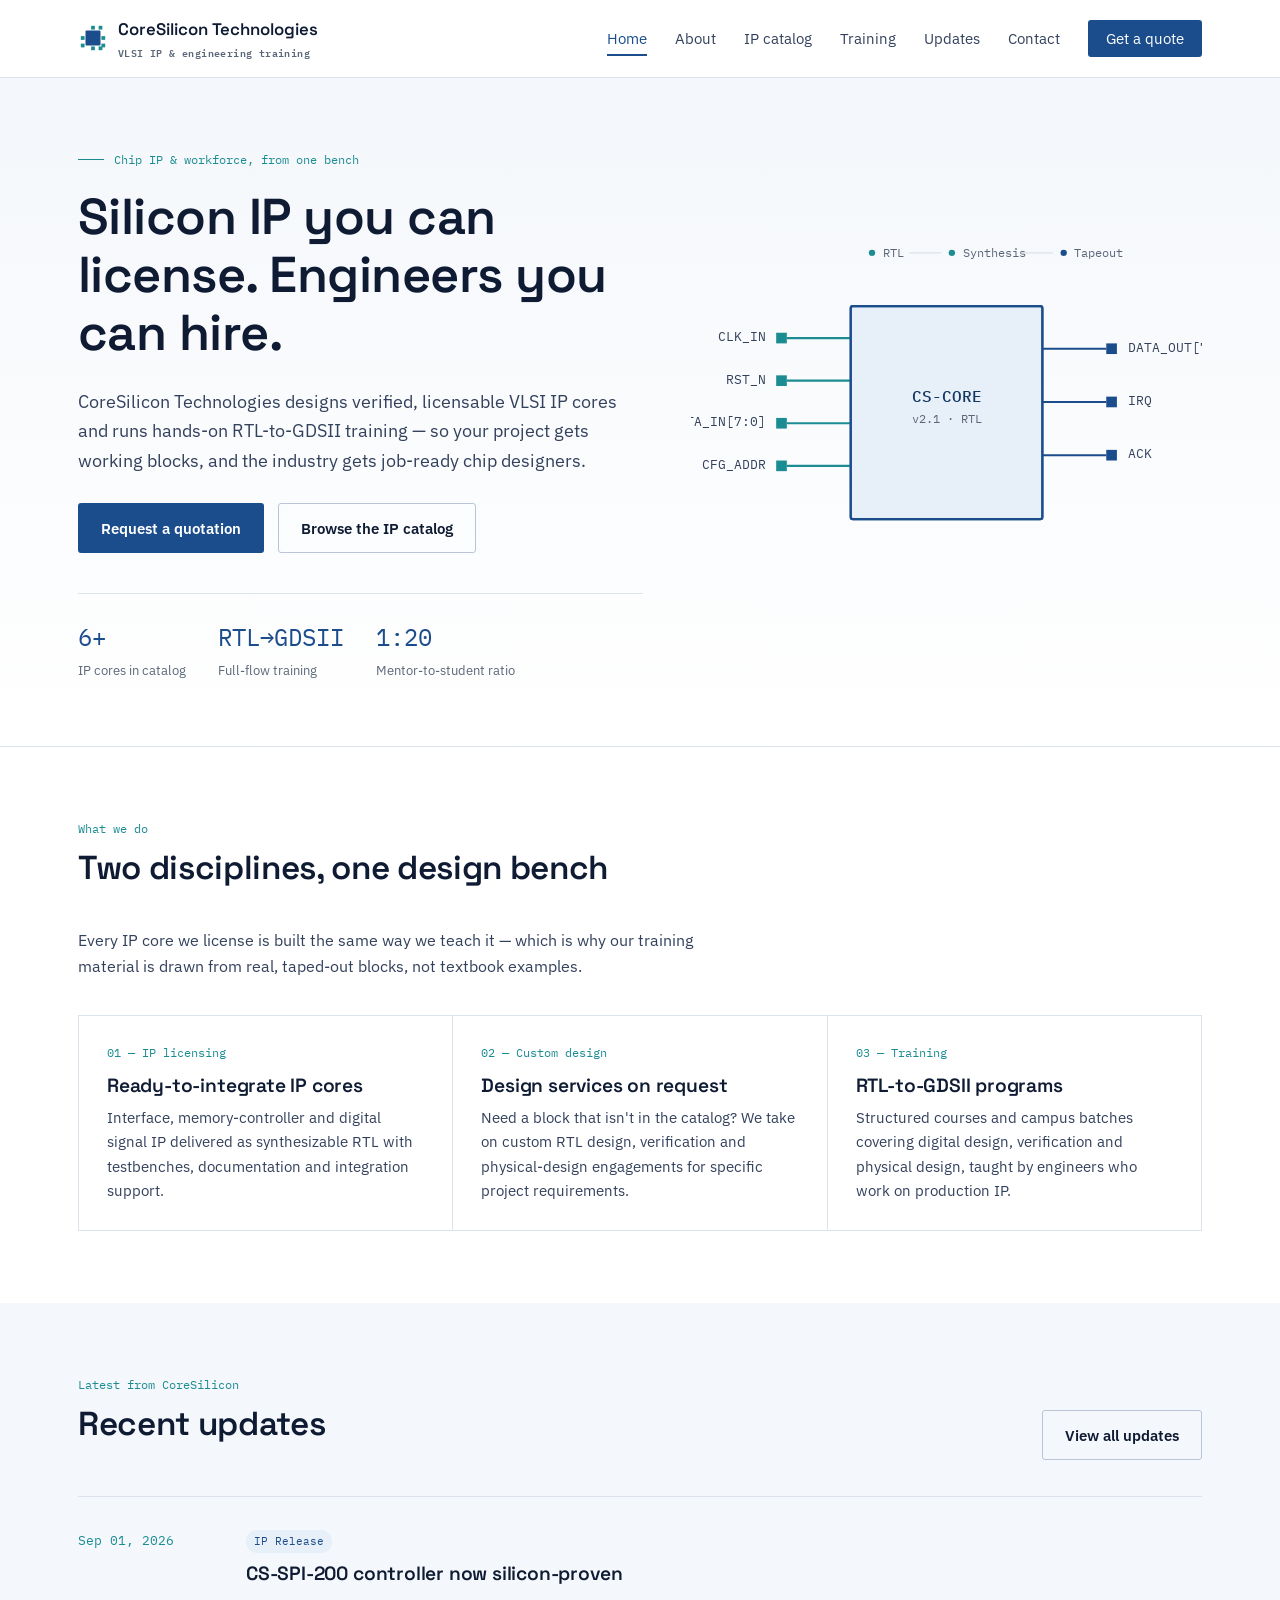
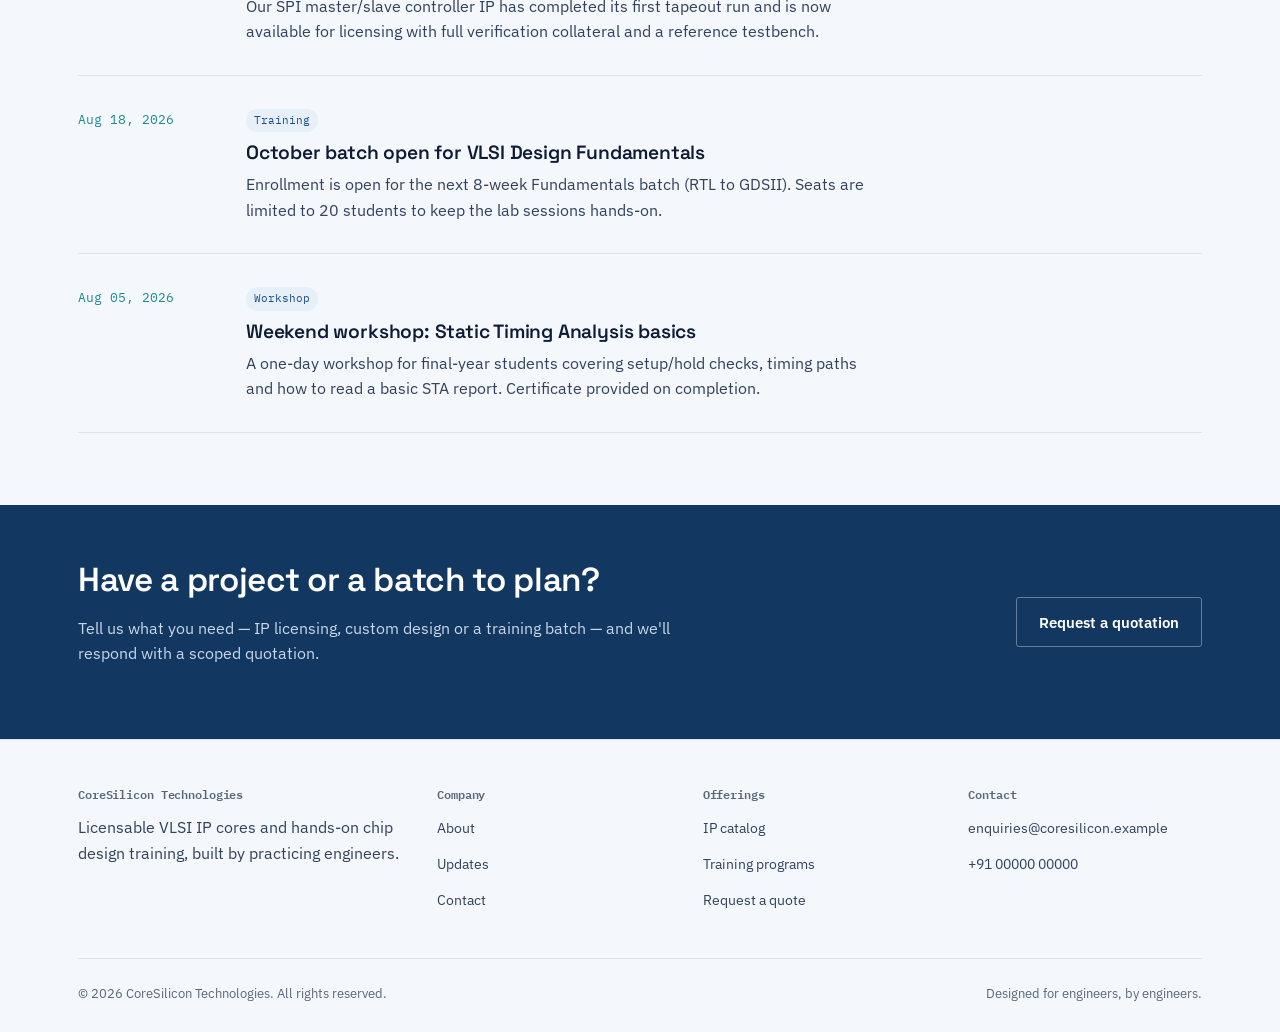
<file: index.html>
<!DOCTYPE html>
<html lang="en">
<head>
<meta charset="UTF-8">
<meta name="viewport" content="width=device-width, initial-scale=1.0">
<title>CoreSilicon Technologies — VLSI IP &amp; Chip Design Training</title>
<meta name="description" content="CoreSilicon Technologies designs licensable VLSI IP cores and trains engineering students in RTL-to-GDSII chip design.">
<link rel="preconnect" href="https://fonts.googleapis.com">
<link href="https://fonts.googleapis.com/css2?family=Space+Grotesk:wght@500;600;700&family=IBM+Plex+Sans:wght@400;500;600&family=IBM+Plex+Mono:wght@400;500&display=swap" rel="stylesheet">
<link rel="stylesheet" href="css/style.css">
</head>
<body>

<header class="site-header">
  <div class="nav-row">
    <a href="index.html" class="brand">
      <svg class="brand-mark" viewBox="0 0 32 32" xmlns="http://www.w3.org/2000/svg" aria-hidden="true">
        <rect x="3" y="14" width="4" height="4" fill="#1C8C93"/>
        <rect x="3" y="22" width="4" height="4" fill="#1C8C93"/>
        <rect x="25" y="14" width="4" height="4" fill="#1C8C93"/>
        <rect x="25" y="22" width="4" height="4" fill="#1C8C93"/>
        <rect x="14" y="3" width="4" height="4" fill="#1C8C93"/>
        <rect x="22" y="3" width="4" height="4" fill="#1C8C93"/>
        <rect x="14" y="25" width="4" height="4" fill="#1C8C93"/>
        <rect x="22" y="25" width="4" height="4" fill="#1C8C93"/>
        <rect x="8" y="8" width="16" height="16" rx="1" fill="#1B4D8C"/>
      </svg>
      <span>
        CoreSilicon Technologies
        <span class="brand-sub">VLSI IP &amp; engineering training</span>
      </span>
    </a>
    <button class="nav-toggle" aria-label="Toggle navigation">
      <svg viewBox="0 0 24 24" fill="none" stroke="#0E1B33" stroke-width="2"><line x1="3" y1="6" x2="21" y2="6"/><line x1="3" y1="12" x2="21" y2="12"/><line x1="3" y1="18" x2="21" y2="18"/></svg>
    </button>
    <ul class="nav-links">
      <li><a href="index.html" data-page="index.html">Home</a></li>
      <li><a href="about.html" data-page="about.html">About</a></li>
      <li><a href="ip-catalog.html" data-page="ip-catalog.html">IP catalog</a></li>
      <li><a href="training.html" data-page="training.html">Training</a></li>
      <li><a href="updates.html" data-page="updates.html">Updates</a></li>
      <li><a href="contact.html" data-page="contact.html">Contact</a></li>
      <li><a href="quotation.html" data-page="quotation.html" class="nav-cta">Get a quote</a></li>
    </ul>
  </div>
</header>

<main>

  <section class="hero">
    <div class="container hero-grid">
      <div>
        <div class="eyebrow-line"><span class="rule"></span>Chip IP &amp; workforce, from one bench</div>
        <h1>Silicon IP you can license. Engineers you can hire.</h1>
        <p class="lede">CoreSilicon Technologies designs verified, licensable VLSI IP cores and runs hands-on RTL-to-GDSII training — so your project gets working blocks, and the industry gets job-ready chip designers.</p>
        <div class="hero-actions">
          <a href="quotation.html" class="btn btn-primary">Request a quotation</a>
          <a href="ip-catalog.html" class="btn btn-ghost">Browse the IP catalog</a>
        </div>
        <div class="hero-stats">
          <div class="stat"><span class="num">6+</span><span class="label">IP cores in catalog</span></div>
          <div class="stat"><span class="num">RTL→GDSII</span><span class="label">Full-flow training</span></div>
          <div class="stat"><span class="num">1:20</span><span class="label">Mentor-to-student ratio</span></div>
        </div>
      </div>

      <div class="hero-visual">
        <svg viewBox="0 0 480 420" xmlns="http://www.w3.org/2000/svg" role="img" aria-label="Diagram of an IP core block with labeled input and output ports">
          <rect x="150" y="110" width="180" height="200" rx="2" fill="#E7EFF8" stroke="#1B4D8C" stroke-width="2"/>
          <text x="240" y="200" text-anchor="middle" font-family="IBM Plex Mono, monospace" font-size="15" fill="#123761" font-weight="500">CS-CORE</text>
          <text x="240" y="220" text-anchor="middle" font-family="IBM Plex Mono, monospace" font-size="11" fill="#5B6779">v2.1 · RTL</text>

          <!-- left ports -->
          <line x1="90" y1="140" x2="150" y2="140" stroke="#1C8C93" stroke-width="2"/>
          <rect x="80" y="135" width="10" height="10" fill="#1C8C93"/>
          <text x="70" y="143" text-anchor="end" font-family="IBM Plex Mono, monospace" font-size="12" fill="#33415C">CLK_IN</text>

          <line x1="90" y1="180" x2="150" y2="180" stroke="#1C8C93" stroke-width="2"/>
          <rect x="80" y="175" width="10" height="10" fill="#1C8C93"/>
          <text x="70" y="183" text-anchor="end" font-family="IBM Plex Mono, monospace" font-size="12" fill="#33415C">RST_N</text>

          <line x1="90" y1="220" x2="150" y2="220" stroke="#1C8C93" stroke-width="2"/>
          <rect x="80" y="215" width="10" height="10" fill="#1C8C93"/>
          <text x="70" y="223" text-anchor="end" font-family="IBM Plex Mono, monospace" font-size="12" fill="#33415C">DATA_IN[7:0]</text>

          <line x1="90" y1="260" x2="150" y2="260" stroke="#1C8C93" stroke-width="2"/>
          <rect x="80" y="255" width="10" height="10" fill="#1C8C93"/>
          <text x="70" y="263" text-anchor="end" font-family="IBM Plex Mono, monospace" font-size="12" fill="#33415C">CFG_ADDR</text>

          <!-- right ports -->
          <line x1="330" y1="150" x2="390" y2="150" stroke="#1B4D8C" stroke-width="2"/>
          <rect x="390" y="145" width="10" height="10" fill="#1B4D8C"/>
          <text x="410" y="153" text-anchor="start" font-family="IBM Plex Mono, monospace" font-size="12" fill="#33415C">DATA_OUT[7:0]</text>

          <line x1="330" y1="200" x2="390" y2="200" stroke="#1B4D8C" stroke-width="2"/>
          <rect x="390" y="195" width="10" height="10" fill="#1B4D8C"/>
          <text x="410" y="203" text-anchor="start" font-family="IBM Plex Mono, monospace" font-size="12" fill="#33415C">IRQ</text>

          <line x1="330" y1="250" x2="390" y2="250" stroke="#1B4D8C" stroke-width="2"/>
          <rect x="390" y="245" width="10" height="10" fill="#1B4D8C"/>
          <text x="410" y="253" text-anchor="start" font-family="IBM Plex Mono, monospace" font-size="12" fill="#33415C">ACK</text>

          <!-- flow steps -->
          <g font-family="IBM Plex Mono, monospace" font-size="11" fill="#5B6779">
            <circle cx="170" cy="60" r="3" fill="#1C8C93"/>
            <text x="180" y="64">RTL</text>
            <line x1="205" y1="60" x2="235" y2="60" stroke="#DCE3EC" stroke-width="1"/>
            <circle cx="245" cy="60" r="3" fill="#1C8C93"/>
            <text x="255" y="64">Synthesis</text>
            <line x1="310" y1="60" x2="340" y2="60" stroke="#DCE3EC" stroke-width="1"/>
            <circle cx="350" cy="60" r="3" fill="#1B4D8C"/>
            <text x="360" y="64">Tapeout</text>
          </g>

          <rect x="150" y="110" width="180" height="200" rx="2" fill="none" stroke="#1B4D8C" stroke-width="2"/>
        </svg>
      </div>
    </div>
  </section>

  <section class="section">
    <div class="container">
      <div class="section-head">
        <div>
          <span class="kicker">What we do</span>
          <h2>Two disciplines, one design bench</h2>
        </div>
        <p>Every IP core we license is built the same way we teach it — which is why our training material is drawn from real, taped-out blocks, not textbook examples.</p>
      </div>

      <div class="block-grid">
        <div class="block">
          <span class="tag">01 — IP licensing</span>
          <h3>Ready-to-integrate IP cores</h3>
          <p>Interface, memory-controller and digital signal IP delivered as synthesizable RTL with testbenches, documentation and integration support.</p>
        </div>
        <div class="block">
          <span class="tag">02 — Custom design</span>
          <h3>Design services on request</h3>
          <p>Need a block that isn't in the catalog? We take on custom RTL design, verification and physical-design engagements for specific project requirements.</p>
        </div>
        <div class="block">
          <span class="tag">03 — Training</span>
          <h3>RTL-to-GDSII programs</h3>
          <p>Structured courses and campus batches covering digital design, verification and physical design, taught by engineers who work on production IP.</p>
        </div>
      </div>
    </div>
  </section>

  <section class="section section-alt">
    <div class="container">
      <div class="section-head">
        <div>
          <span class="kicker">Latest from CoreSilicon</span>
          <h2>Recent updates</h2>
        </div>
        <a href="updates.html" class="btn btn-ghost">View all updates</a>
      </div>
      <div class="timeline" id="updates-list" data-limit="3"></div>
      <p id="updates-empty">No updates published yet — check back soon.</p>
    </div>
  </section>

  <section class="cta-band">
    <div class="container cta-row">
      <div>
        <h2>Have a project or a batch to plan?</h2>
        <p>Tell us what you need — IP licensing, custom design or a training batch — and we'll respond with a scoped quotation.</p>
      </div>
      <a href="quotation.html" class="btn btn-ghost">Request a quotation</a>
    </div>
  </section>

</main>

<footer class="site-footer">
  <div class="container">
    <div class="footer-grid">
      <div>
        <h4>CoreSilicon Technologies</h4>
        <p>Licensable VLSI IP cores and hands-on chip design training, built by practicing engineers.</p>
      </div>
      <div>
        <h4>Company</h4>
        <ul class="footer-links">
          <li><a href="about.html">About</a></li>
          <li><a href="updates.html">Updates</a></li>
          <li><a href="contact.html">Contact</a></li>
        </ul>
      </div>
      <div>
        <h4>Offerings</h4>
        <ul class="footer-links">
          <li><a href="ip-catalog.html">IP catalog</a></li>
          <li><a href="training.html">Training programs</a></li>
          <li><a href="quotation.html">Request a quote</a></li>
        </ul>
      </div>
      <div>
        <h4>Contact</h4>
        <ul class="footer-links">
          <li><a href="mailto:enquiries@coresilicon.example">enquiries@coresilicon.example</a></li>
          <li><a href="tel:+910000000000">+91 00000 00000</a></li>
        </ul>
      </div>
    </div>
    <div class="footer-bottom">
      <span>© <span id="year"></span> CoreSilicon Technologies. All rights reserved.</span>
      <span>Designed for engineers, by engineers.</span>
    </div>
  </div>
</footer>

<script src="data/updates-data.js"></script>
<script src="js/main.js"></script>
</body>
</html>
</file>
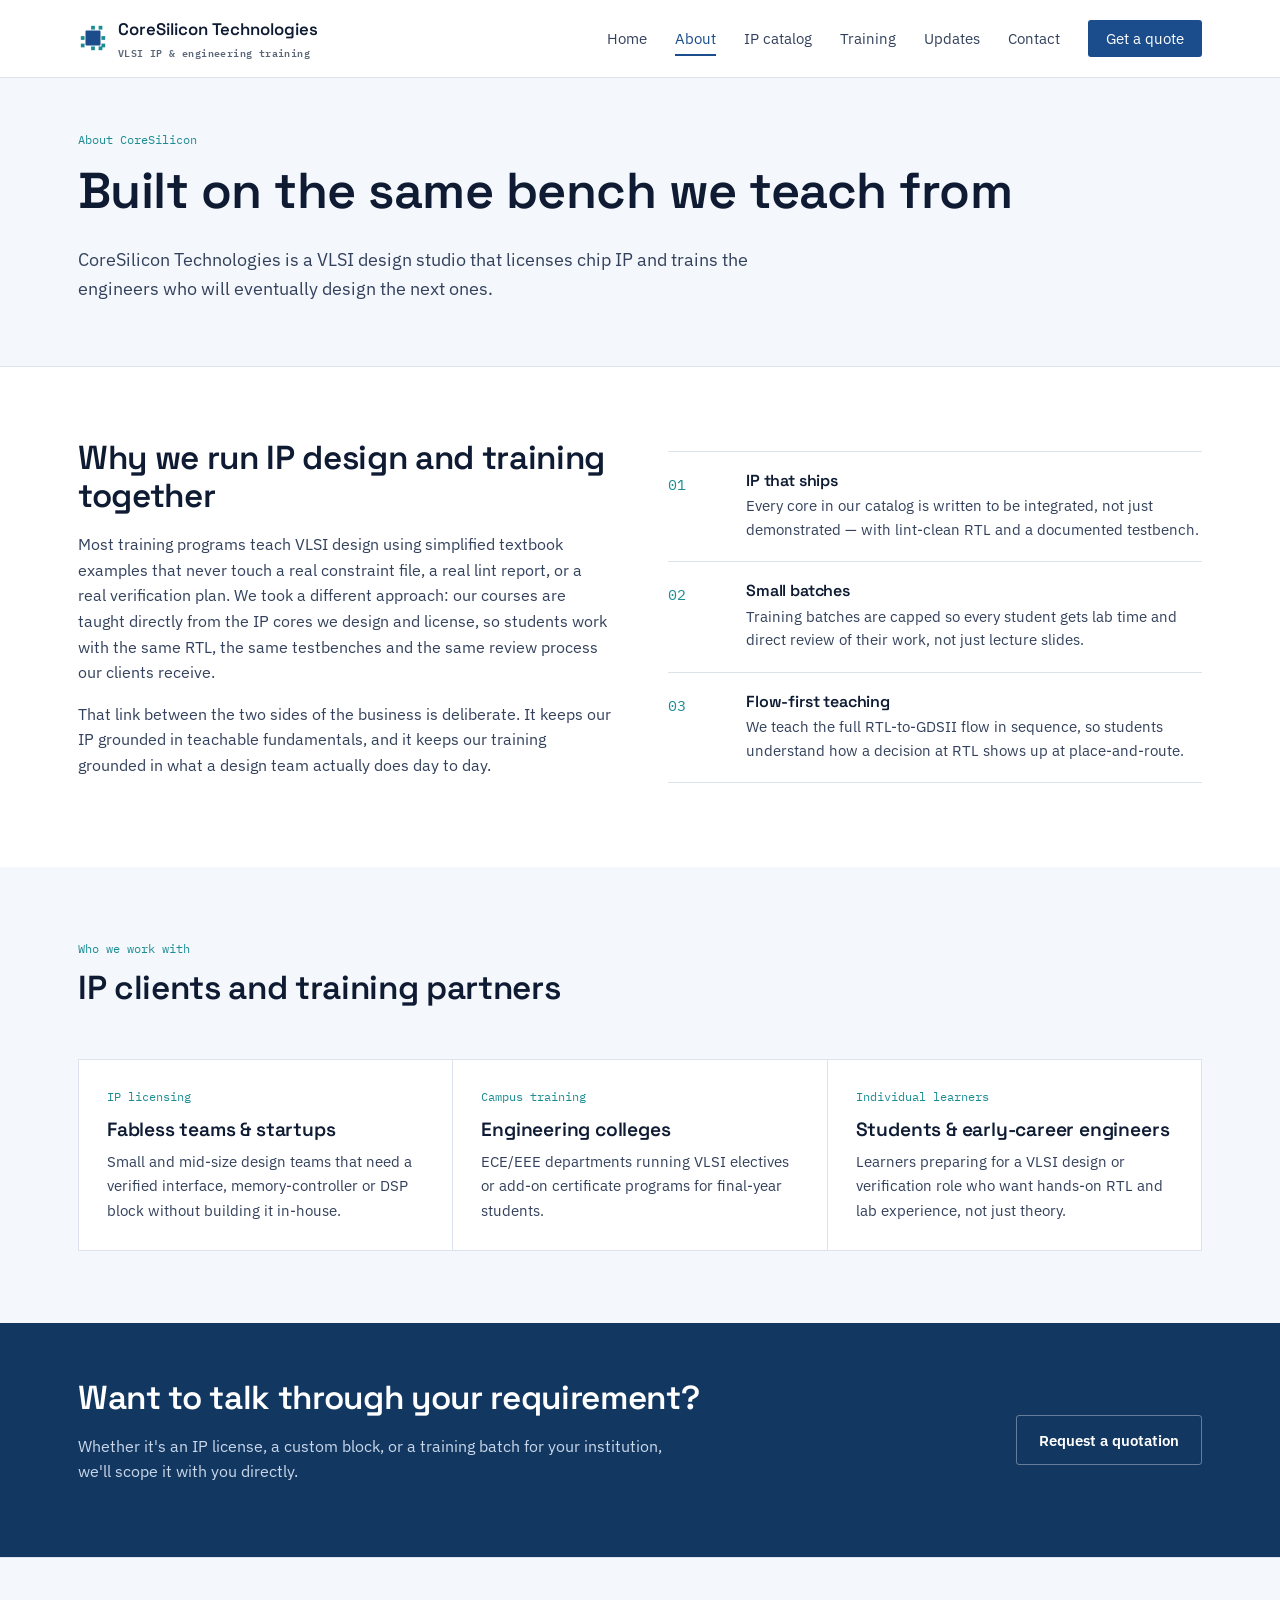
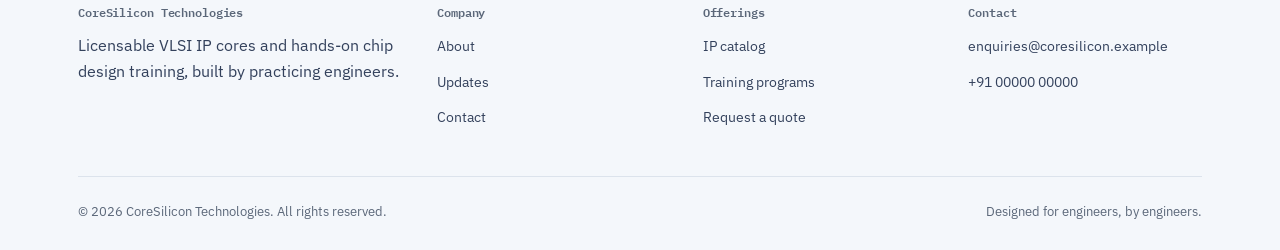
<file: about.html>
<!DOCTYPE html>
<html lang="en">
<head>
<meta charset="UTF-8">
<meta name="viewport" content="width=device-width, initial-scale=1.0">
<title>About — CoreSilicon Technologies</title>
<meta name="description" content="CoreSilicon Technologies builds licensable VLSI IP and trains engineering students in chip design.">
<link rel="preconnect" href="https://fonts.googleapis.com">
<link href="https://fonts.googleapis.com/css2?family=Space+Grotesk:wght@500;600;700&family=IBM+Plex+Sans:wght@400;500;600&family=IBM+Plex+Mono:wght@400;500&display=swap" rel="stylesheet">
<link rel="stylesheet" href="css/style.css">
</head>
<body>

<header class="site-header">
  <div class="nav-row">
    <a href="index.html" class="brand">
      <svg class="brand-mark" viewBox="0 0 32 32" xmlns="http://www.w3.org/2000/svg" aria-hidden="true">
        <rect x="3" y="14" width="4" height="4" fill="#1C8C93"/><rect x="3" y="22" width="4" height="4" fill="#1C8C93"/>
        <rect x="25" y="14" width="4" height="4" fill="#1C8C93"/><rect x="25" y="22" width="4" height="4" fill="#1C8C93"/>
        <rect x="14" y="3" width="4" height="4" fill="#1C8C93"/><rect x="22" y="3" width="4" height="4" fill="#1C8C93"/>
        <rect x="14" y="25" width="4" height="4" fill="#1C8C93"/><rect x="22" y="25" width="4" height="4" fill="#1C8C93"/>
        <rect x="8" y="8" width="16" height="16" rx="1" fill="#1B4D8C"/>
      </svg>
      <span>CoreSilicon Technologies<span class="brand-sub">VLSI IP &amp; engineering training</span></span>
    </a>
    <button class="nav-toggle" aria-label="Toggle navigation">
      <svg viewBox="0 0 24 24" fill="none" stroke="#0E1B33" stroke-width="2"><line x1="3" y1="6" x2="21" y2="6"/><line x1="3" y1="12" x2="21" y2="12"/><line x1="3" y1="18" x2="21" y2="18"/></svg>
    </button>
    <ul class="nav-links">
      <li><a href="index.html" data-page="index.html">Home</a></li>
      <li><a href="about.html" data-page="about.html">About</a></li>
      <li><a href="ip-catalog.html" data-page="ip-catalog.html">IP catalog</a></li>
      <li><a href="training.html" data-page="training.html">Training</a></li>
      <li><a href="updates.html" data-page="updates.html">Updates</a></li>
      <li><a href="contact.html" data-page="contact.html">Contact</a></li>
      <li><a href="quotation.html" data-page="quotation.html" class="nav-cta">Get a quote</a></li>
    </ul>
  </div>
</header>

<main>
  <section class="page-header">
    <div class="container">
      <span class="kicker">About CoreSilicon</span>
      <h1>Built on the same bench we teach from</h1>
      <p class="lede">CoreSilicon Technologies is a VLSI design studio that licenses chip IP and trains the engineers who will eventually design the next ones.</p>
    </div>
  </section>

  <section class="section">
    <div class="container two-col">
      <div>
        <h2>Why we run IP design and training together</h2>
        <p>Most training programs teach VLSI design using simplified textbook examples that never touch a real constraint file, a real lint report, or a real verification plan. We took a different approach: our courses are taught directly from the IP cores we design and license, so students work with the same RTL, the same testbenches and the same review process our clients receive.</p>
        <p>That link between the two sides of the business is deliberate. It keeps our IP grounded in teachable fundamentals, and it keeps our training grounded in what a design team actually does day to day.</p>
      </div>
      <div>
        <ul class="value-list">
          <li>
            <span class="num">01</span>
            <div><h3>IP that ships</h3><p>Every core in our catalog is written to be integrated, not just demonstrated — with lint-clean RTL and a documented testbench.</p></div>
          </li>
          <li>
            <span class="num">02</span>
            <div><h3>Small batches</h3><p>Training batches are capped so every student gets lab time and direct review of their work, not just lecture slides.</p></div>
          </li>
          <li>
            <span class="num">03</span>
            <div><h3>Flow-first teaching</h3><p>We teach the full RTL-to-GDSII flow in sequence, so students understand how a decision at RTL shows up at place-and-route.</p></div>
          </li>
        </ul>
      </div>
    </div>
  </section>

  <section class="section section-alt">
    <div class="container">
      <div class="section-head">
        <div>
          <span class="kicker">Who we work with</span>
          <h2>IP clients and training partners</h2>
        </div>
      </div>
      <div class="block-grid">
        <div class="block">
          <span class="tag">IP licensing</span>
          <h3>Fabless teams &amp; startups</h3>
          <p>Small and mid-size design teams that need a verified interface, memory-controller or DSP block without building it in-house.</p>
        </div>
        <div class="block">
          <span class="tag">Campus training</span>
          <h3>Engineering colleges</h3>
          <p>ECE/EEE departments running VLSI electives or add-on certificate programs for final-year students.</p>
        </div>
        <div class="block">
          <span class="tag">Individual learners</span>
          <h3>Students &amp; early-career engineers</h3>
          <p>Learners preparing for a VLSI design or verification role who want hands-on RTL and lab experience, not just theory.</p>
        </div>
      </div>
    </div>
  </section>

  <section class="cta-band">
    <div class="container cta-row">
      <div>
        <h2>Want to talk through your requirement?</h2>
        <p>Whether it's an IP license, a custom block, or a training batch for your institution, we'll scope it with you directly.</p>
      </div>
      <a href="quotation.html" class="btn btn-ghost">Request a quotation</a>
    </div>
  </section>
</main>

<footer class="site-footer">
  <div class="container">
    <div class="footer-grid">
      <div>
        <h4>CoreSilicon Technologies</h4>
        <p>Licensable VLSI IP cores and hands-on chip design training, built by practicing engineers.</p>
      </div>
      <div>
        <h4>Company</h4>
        <ul class="footer-links">
          <li><a href="about.html">About</a></li>
          <li><a href="updates.html">Updates</a></li>
          <li><a href="contact.html">Contact</a></li>
        </ul>
      </div>
      <div>
        <h4>Offerings</h4>
        <ul class="footer-links">
          <li><a href="ip-catalog.html">IP catalog</a></li>
          <li><a href="training.html">Training programs</a></li>
          <li><a href="quotation.html">Request a quote</a></li>
        </ul>
      </div>
      <div>
        <h4>Contact</h4>
        <ul class="footer-links">
          <li><a href="mailto:enquiries@coresilicon.example">enquiries@coresilicon.example</a></li>
          <li><a href="tel:+910000000000">+91 00000 00000</a></li>
        </ul>
      </div>
    </div>
    <div class="footer-bottom">
      <span>© <span id="year"></span> CoreSilicon Technologies. All rights reserved.</span>
      <span>Designed for engineers, by engineers.</span>
    </div>
  </div>
</footer>

<script src="data/updates-data.js"></script>
<script src="js/main.js"></script>
</body>
</html>
</file>
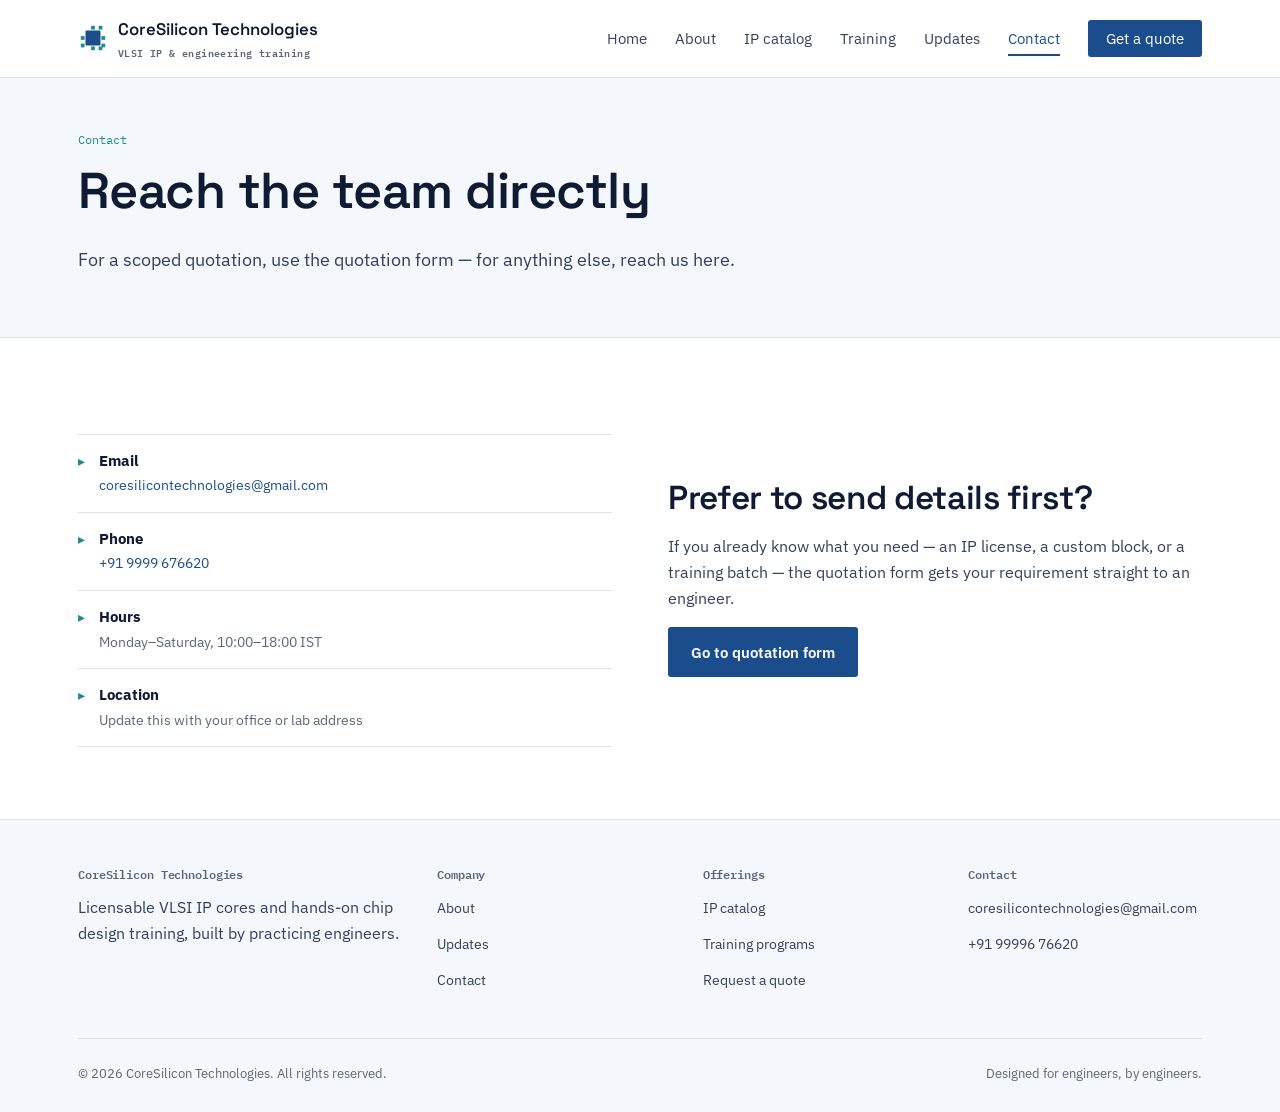
<file: contact.html>
<!DOCTYPE html>
<html lang="en">
<head>
<meta charset="UTF-8">
<meta name="viewport" content="width=device-width, initial-scale=1.0">
<title>Contact — CoreSilicon Technologies</title>
<meta name="description" content="Contact CoreSilicon Technologies for VLSI IP licensing and training enquiries.">
<link rel="preconnect" href="https://fonts.googleapis.com">
<link href="https://fonts.googleapis.com/css2?family=Space+Grotesk:wght@500;600;700&family=IBM+Plex+Sans:wght@400;500;600&family=IBM+Plex+Mono:wght@400;500&display=swap" rel="stylesheet">
<link rel="stylesheet" href="css/style.css">
</head>
<body>

<header class="site-header">
  <div class="nav-row">
    <a href="index.html" class="brand">
      <svg class="brand-mark" viewBox="0 0 32 32" xmlns="http://www.w3.org/2000/svg" aria-hidden="true">
        <rect x="3" y="14" width="4" height="4" fill="#1C8C93"/><rect x="3" y="22" width="4" height="4" fill="#1C8C93"/>
        <rect x="25" y="14" width="4" height="4" fill="#1C8C93"/><rect x="25" y="22" width="4" height="4" fill="#1C8C93"/>
        <rect x="14" y="3" width="4" height="4" fill="#1C8C93"/><rect x="22" y="3" width="4" height="4" fill="#1C8C93"/>
        <rect x="14" y="25" width="4" height="4" fill="#1C8C93"/><rect x="22" y="25" width="4" height="4" fill="#1C8C93"/>
        <rect x="8" y="8" width="16" height="16" rx="1" fill="#1B4D8C"/>
      </svg>
      <span>CoreSilicon Technologies<span class="brand-sub">VLSI IP &amp; engineering training</span></span>
    </a>
    <button class="nav-toggle" aria-label="Toggle navigation">
      <svg viewBox="0 0 24 24" fill="none" stroke="#0E1B33" stroke-width="2"><line x1="3" y1="6" x2="21" y2="6"/><line x1="3" y1="12" x2="21" y2="12"/><line x1="3" y1="18" x2="21" y2="18"/></svg>
    </button>
    <ul class="nav-links">
      <li><a href="index.html" data-page="index.html">Home</a></li>
      <li><a href="about.html" data-page="about.html">About</a></li>
      <li><a href="ip-catalog.html" data-page="ip-catalog.html">IP catalog</a></li>
      <li><a href="training.html" data-page="training.html">Training</a></li>
      <li><a href="updates.html" data-page="updates.html">Updates</a></li>
      <li><a href="contact.html" data-page="contact.html">Contact</a></li>
      <li><a href="quotation.html" data-page="quotation.html" class="nav-cta">Get a quote</a></li>
    </ul>
  </div>
</header>

<main>
  <section class="page-header">
    <div class="container">
      <span class="kicker">Contact</span>
      <h1>Reach the team directly</h1>
      <p class="lede">For a scoped quotation, use the quotation form — for anything else, reach us here.</p>
    </div>
  </section>

  <section class="section">
    <div class="container two-col">
      <div>
        <ul class="info-list">
          <li>
            <span class="ico">▸</span>
            <div><strong>Email</strong><span><a href="mailto:coresilicontechnologies@gmail.com">coresilicontechnologies@gmail.com</a></span></div>
          </li>
          <li>
            <span class="ico">▸</span>
            <div><strong>Phone</strong><span><a href="tel:+919999676620">+91 9999 676620</a></span></div>
          </li>
          <li>
            <span class="ico">▸</span>
            <div><strong>Hours</strong><span>Monday–Saturday, 10:00–18:00 IST</span></div>
          </li>
          <li>
            <span class="ico">▸</span>
            <div><strong>Location</strong><span>Update this with your office or lab address</span></div>
          </li>
        </ul>
      </div>
      <div>
        <h2>Prefer to send details first?</h2>
        <p>If you already know what you need — an IP license, a custom block, or a training batch — the quotation form gets your requirement straight to an engineer.</p>
        <a href="quotation.html" class="btn btn-primary">Go to quotation form</a>
      </div>
    </div>
  </section>
</main>

<footer class="site-footer">
  <div class="container">
    <div class="footer-grid">
      <div>
        <h4>CoreSilicon Technologies</h4>
        <p>Licensable VLSI IP cores and hands-on chip design training, built by practicing engineers.</p>
      </div>
      <div>
        <h4>Company</h4>
        <ul class="footer-links">
          <li><a href="about.html">About</a></li>
          <li><a href="updates.html">Updates</a></li>
          <li><a href="contact.html">Contact</a></li>
        </ul>
      </div>
      <div>
        <h4>Offerings</h4>
        <ul class="footer-links">
          <li><a href="ip-catalog.html">IP catalog</a></li>
          <li><a href="training.html">Training programs</a></li>
          <li><a href="quotation.html">Request a quote</a></li>
        </ul>
      </div>
      <div>
        <h4>Contact</h4>
        <ul class="footer-links">
          <li><a href="mailto:coresilicontechnologies@gmail.com">coresilicontechnologies@gmail.com</a></li>
          <li><a href="tel:+919999676620">+91 99996 76620</a></li>
        </ul>
      </div>
    </div>
    <div class="footer-bottom">
      <span>© <span id="year"></span> CoreSilicon Technologies. All rights reserved.</span>
      <span>Designed for engineers, by engineers.</span>
    </div>
  </div>
</footer>

<script src="data/updates-data.js"></script>
<script src="js/main.js"></script>
</body>
</html>
</file>
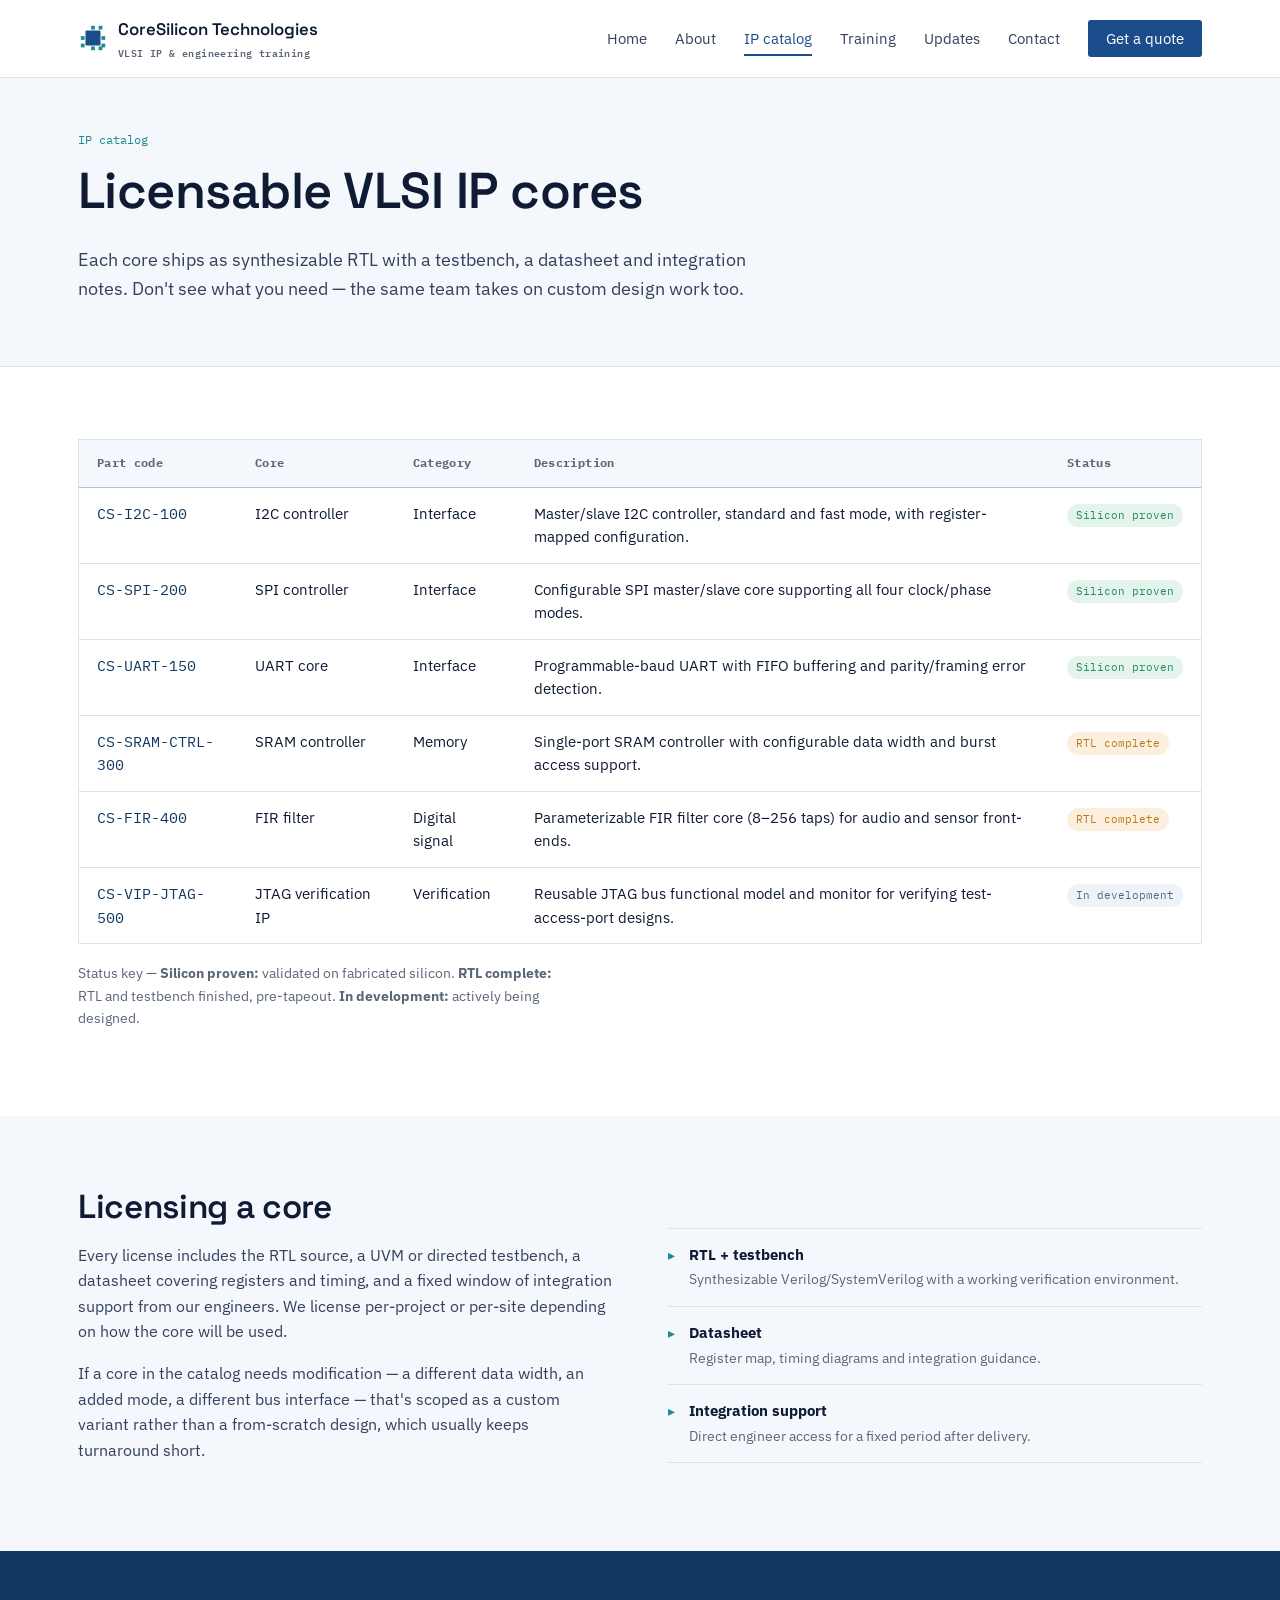
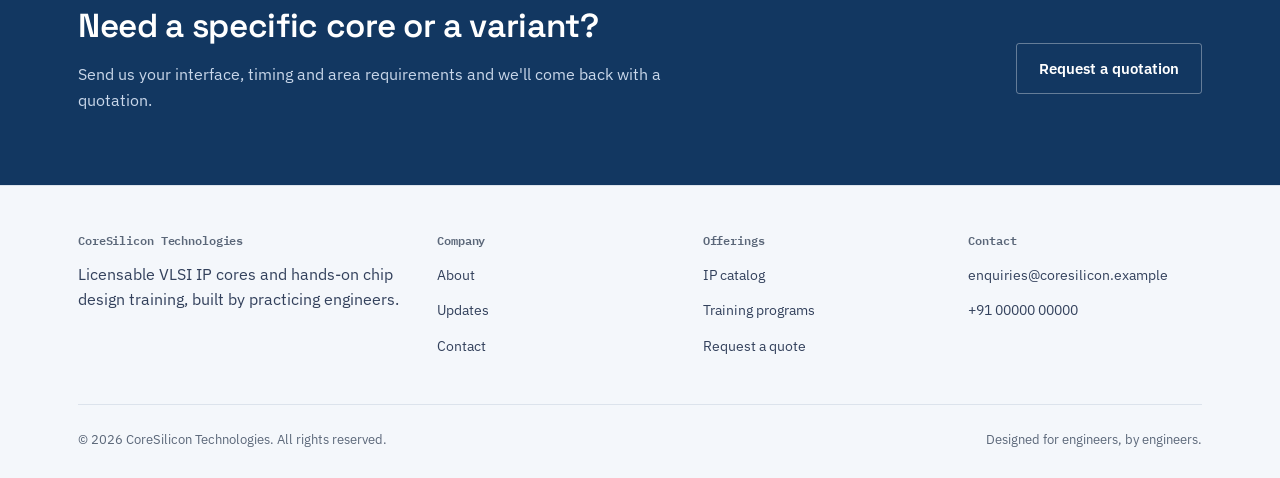
<file: ip-catalog.html>
<!DOCTYPE html>
<html lang="en">
<head>
<meta charset="UTF-8">
<meta name="viewport" content="width=device-width, initial-scale=1.0">
<title>IP Catalog — CoreSilicon Technologies</title>
<meta name="description" content="Licensable VLSI IP cores from CoreSilicon Technologies: interface controllers, memory controllers, DSP blocks and verification IP.">
<link rel="preconnect" href="https://fonts.googleapis.com">
<link href="https://fonts.googleapis.com/css2?family=Space+Grotesk:wght@500;600;700&family=IBM+Plex+Sans:wght@400;500;600&family=IBM+Plex+Mono:wght@400;500&display=swap" rel="stylesheet">
<link rel="stylesheet" href="css/style.css">
</head>
<body>

<header class="site-header">
  <div class="nav-row">
    <a href="index.html" class="brand">
      <svg class="brand-mark" viewBox="0 0 32 32" xmlns="http://www.w3.org/2000/svg" aria-hidden="true">
        <rect x="3" y="14" width="4" height="4" fill="#1C8C93"/><rect x="3" y="22" width="4" height="4" fill="#1C8C93"/>
        <rect x="25" y="14" width="4" height="4" fill="#1C8C93"/><rect x="25" y="22" width="4" height="4" fill="#1C8C93"/>
        <rect x="14" y="3" width="4" height="4" fill="#1C8C93"/><rect x="22" y="3" width="4" height="4" fill="#1C8C93"/>
        <rect x="14" y="25" width="4" height="4" fill="#1C8C93"/><rect x="22" y="25" width="4" height="4" fill="#1C8C93"/>
        <rect x="8" y="8" width="16" height="16" rx="1" fill="#1B4D8C"/>
      </svg>
      <span>CoreSilicon Technologies<span class="brand-sub">VLSI IP &amp; engineering training</span></span>
    </a>
    <button class="nav-toggle" aria-label="Toggle navigation">
      <svg viewBox="0 0 24 24" fill="none" stroke="#0E1B33" stroke-width="2"><line x1="3" y1="6" x2="21" y2="6"/><line x1="3" y1="12" x2="21" y2="12"/><line x1="3" y1="18" x2="21" y2="18"/></svg>
    </button>
    <ul class="nav-links">
      <li><a href="index.html" data-page="index.html">Home</a></li>
      <li><a href="about.html" data-page="about.html">About</a></li>
      <li><a href="ip-catalog.html" data-page="ip-catalog.html">IP catalog</a></li>
      <li><a href="training.html" data-page="training.html">Training</a></li>
      <li><a href="updates.html" data-page="updates.html">Updates</a></li>
      <li><a href="contact.html" data-page="contact.html">Contact</a></li>
      <li><a href="quotation.html" data-page="quotation.html" class="nav-cta">Get a quote</a></li>
    </ul>
  </div>
</header>

<main>
  <section class="page-header">
    <div class="container">
      <span class="kicker">IP catalog</span>
      <h1>Licensable VLSI IP cores</h1>
      <p class="lede">Each core ships as synthesizable RTL with a testbench, a datasheet and integration notes. Don't see what you need — the same team takes on custom design work too.</p>
    </div>
  </section>

  <section class="section">
    <div class="container">
      <div class="ip-table-wrap">
        <table class="ip-table">
          <thead>
            <tr>
              <th>Part code</th>
              <th>Core</th>
              <th>Category</th>
              <th>Description</th>
              <th>Status</th>
            </tr>
          </thead>
          <tbody>
            <tr>
              <td class="ip-code">CS-I2C-100</td>
              <td>I2C controller</td>
              <td>Interface</td>
              <td>Master/slave I2C controller, standard and fast mode, with register-mapped configuration.</td>
              <td><span class="status-pill status-proven">Silicon proven</span></td>
            </tr>
            <tr>
              <td class="ip-code">CS-SPI-200</td>
              <td>SPI controller</td>
              <td>Interface</td>
              <td>Configurable SPI master/slave core supporting all four clock/phase modes.</td>
              <td><span class="status-pill status-proven">Silicon proven</span></td>
            </tr>
            <tr>
              <td class="ip-code">CS-UART-150</td>
              <td>UART core</td>
              <td>Interface</td>
              <td>Programmable-baud UART with FIFO buffering and parity/framing error detection.</td>
              <td><span class="status-pill status-proven">Silicon proven</span></td>
            </tr>
            <tr>
              <td class="ip-code">CS-SRAM-CTRL-300</td>
              <td>SRAM controller</td>
              <td>Memory</td>
              <td>Single-port SRAM controller with configurable data width and burst access support.</td>
              <td><span class="status-pill status-progress">RTL complete</span></td>
            </tr>
            <tr>
              <td class="ip-code">CS-FIR-400</td>
              <td>FIR filter</td>
              <td>Digital signal</td>
              <td>Parameterizable FIR filter core (8–256 taps) for audio and sensor front-ends.</td>
              <td><span class="status-pill status-progress">RTL complete</span></td>
            </tr>
            <tr>
              <td class="ip-code">CS-VIP-JTAG-500</td>
              <td>JTAG verification IP</td>
              <td>Verification</td>
              <td>Reusable JTAG bus functional model and monitor for verifying test-access-port designs.</td>
              <td><span class="status-pill status-planned">In development</span></td>
            </tr>
          </tbody>
        </table>
      </div>
      <p class="catalog-note">Status key — <strong>Silicon proven:</strong> validated on fabricated silicon. <strong>RTL complete:</strong> RTL and testbench finished, pre-tapeout. <strong>In development:</strong> actively being designed.</p>
    </div>
  </section>

  <section class="section section-alt">
    <div class="container two-col">
      <div>
        <h2>Licensing a core</h2>
        <p>Every license includes the RTL source, a UVM or directed testbench, a datasheet covering registers and timing, and a fixed window of integration support from our engineers. We license per-project or per-site depending on how the core will be used.</p>
        <p>If a core in the catalog needs modification — a different data width, an added mode, a different bus interface — that's scoped as a custom variant rather than a from-scratch design, which usually keeps turnaround short.</p>
      </div>
      <div>
        <ul class="info-list">
          <li>
            <span class="ico">▸</span>
            <div><strong>RTL + testbench</strong><span>Synthesizable Verilog/SystemVerilog with a working verification environment.</span></div>
          </li>
          <li>
            <span class="ico">▸</span>
            <div><strong>Datasheet</strong><span>Register map, timing diagrams and integration guidance.</span></div>
          </li>
          <li>
            <span class="ico">▸</span>
            <div><strong>Integration support</strong><span>Direct engineer access for a fixed period after delivery.</span></div>
          </li>
        </ul>
      </div>
    </div>
  </section>

  <section class="cta-band">
    <div class="container cta-row">
      <div>
        <h2>Need a specific core or a variant?</h2>
        <p>Send us your interface, timing and area requirements and we'll come back with a quotation.</p>
      </div>
      <a href="quotation.html" class="btn btn-ghost">Request a quotation</a>
    </div>
  </section>
</main>

<footer class="site-footer">
  <div class="container">
    <div class="footer-grid">
      <div>
        <h4>CoreSilicon Technologies</h4>
        <p>Licensable VLSI IP cores and hands-on chip design training, built by practicing engineers.</p>
      </div>
      <div>
        <h4>Company</h4>
        <ul class="footer-links">
          <li><a href="about.html">About</a></li>
          <li><a href="updates.html">Updates</a></li>
          <li><a href="contact.html">Contact</a></li>
        </ul>
      </div>
      <div>
        <h4>Offerings</h4>
        <ul class="footer-links">
          <li><a href="ip-catalog.html">IP catalog</a></li>
          <li><a href="training.html">Training programs</a></li>
          <li><a href="quotation.html">Request a quote</a></li>
        </ul>
      </div>
      <div>
        <h4>Contact</h4>
        <ul class="footer-links">
          <li><a href="mailto:enquiries@coresilicon.example">enquiries@coresilicon.example</a></li>
          <li><a href="tel:+910000000000">+91 00000 00000</a></li>
        </ul>
      </div>
    </div>
    <div class="footer-bottom">
      <span>© <span id="year"></span> CoreSilicon Technologies. All rights reserved.</span>
      <span>Designed for engineers, by engineers.</span>
    </div>
  </div>
</footer>

<script src="data/updates-data.js"></script>
<script src="js/main.js"></script>
</body>
</html>
</file>
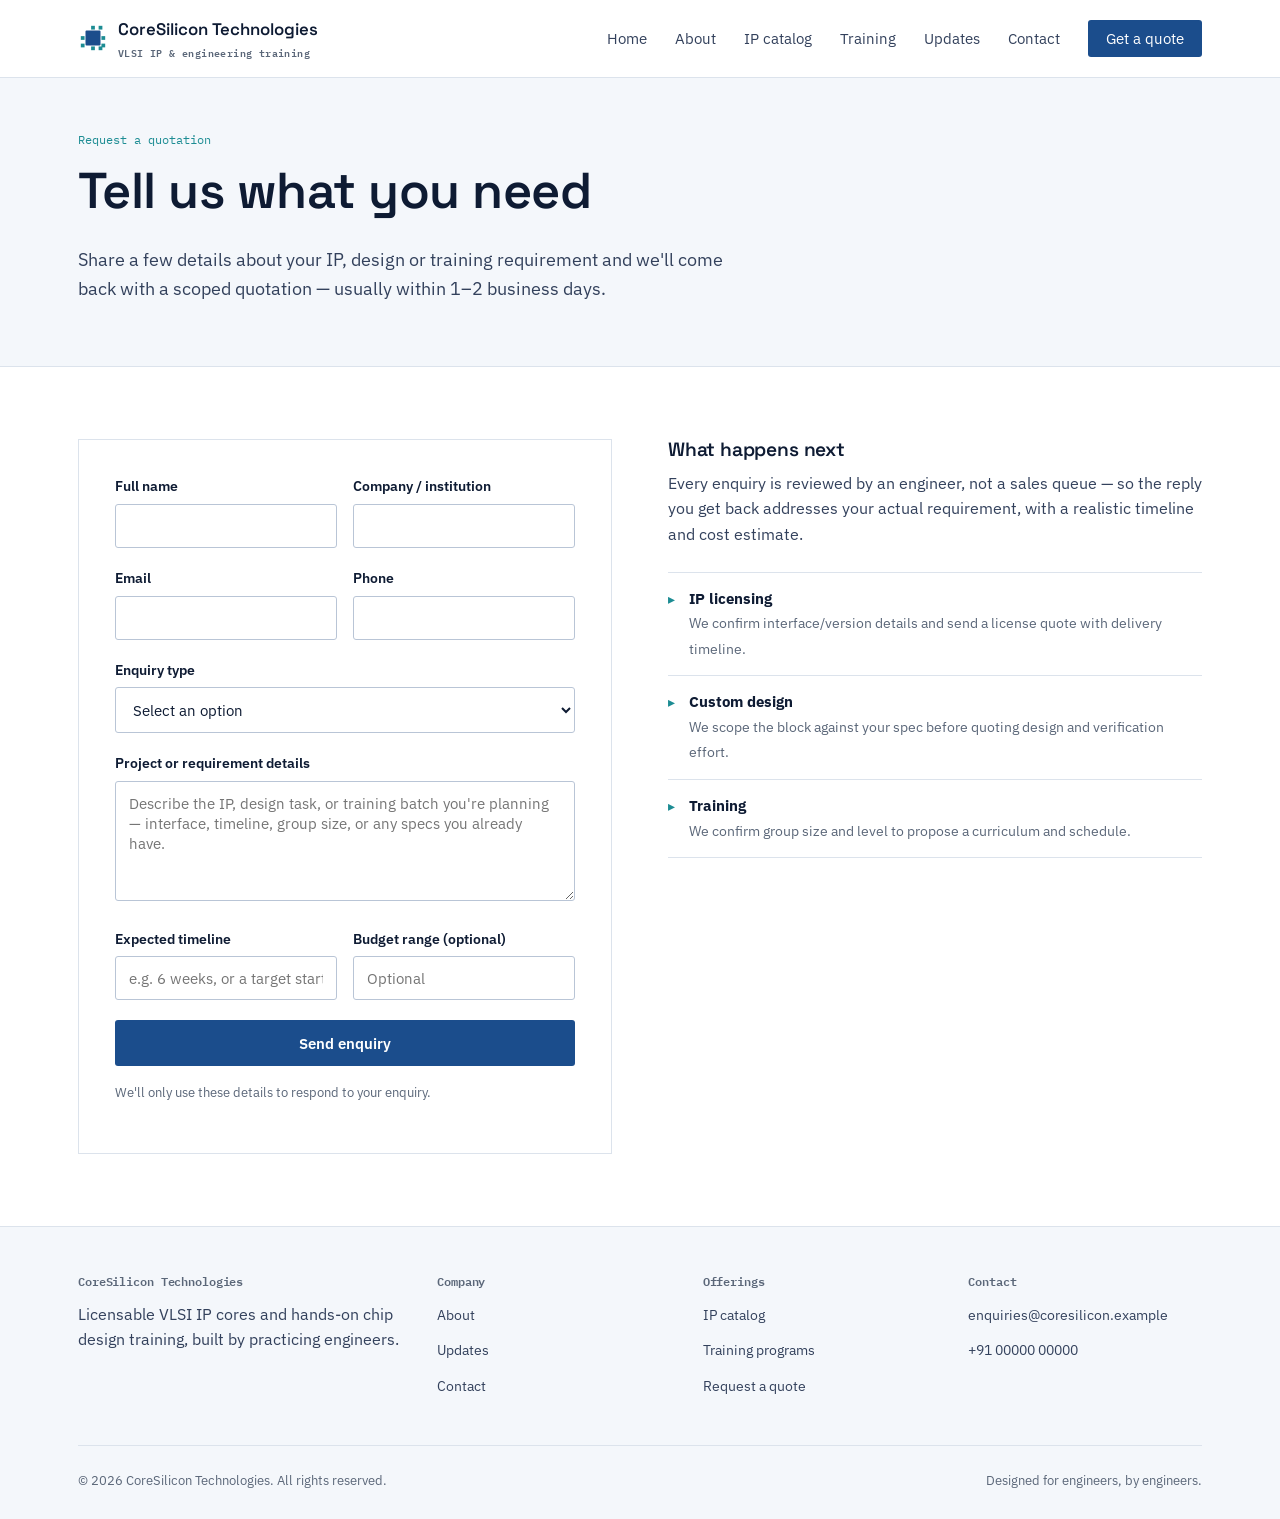
<file: quotation.html>
<!DOCTYPE html>
<html lang="en">
<head>
<meta charset="UTF-8">
<meta name="viewport" content="width=device-width, initial-scale=1.0">
<title>Request a Quotation — CoreSilicon Technologies</title>
<meta name="description" content="Request a quotation from CoreSilicon Technologies for IP licensing, custom VLSI design, or training programs.">
<link rel="preconnect" href="https://fonts.googleapis.com">
<link href="https://fonts.googleapis.com/css2?family=Space+Grotesk:wght@500;600;700&family=IBM+Plex+Sans:wght@400;500;600&family=IBM+Plex+Mono:wght@400;500&display=swap" rel="stylesheet">
<link rel="stylesheet" href="css/style.css">
</head>
<body>

<header class="site-header">
  <div class="nav-row">
    <a href="index.html" class="brand">
      <svg class="brand-mark" viewBox="0 0 32 32" xmlns="http://www.w3.org/2000/svg" aria-hidden="true">
        <rect x="3" y="14" width="4" height="4" fill="#1C8C93"/><rect x="3" y="22" width="4" height="4" fill="#1C8C93"/>
        <rect x="25" y="14" width="4" height="4" fill="#1C8C93"/><rect x="25" y="22" width="4" height="4" fill="#1C8C93"/>
        <rect x="14" y="3" width="4" height="4" fill="#1C8C93"/><rect x="22" y="3" width="4" height="4" fill="#1C8C93"/>
        <rect x="14" y="25" width="4" height="4" fill="#1C8C93"/><rect x="22" y="25" width="4" height="4" fill="#1C8C93"/>
        <rect x="8" y="8" width="16" height="16" rx="1" fill="#1B4D8C"/>
      </svg>
      <span>CoreSilicon Technologies<span class="brand-sub">VLSI IP &amp; engineering training</span></span>
    </a>
    <button class="nav-toggle" aria-label="Toggle navigation">
      <svg viewBox="0 0 24 24" fill="none" stroke="#0E1B33" stroke-width="2"><line x1="3" y1="6" x2="21" y2="6"/><line x1="3" y1="12" x2="21" y2="12"/><line x1="3" y1="18" x2="21" y2="18"/></svg>
    </button>
    <ul class="nav-links">
      <li><a href="index.html" data-page="index.html">Home</a></li>
      <li><a href="about.html" data-page="about.html">About</a></li>
      <li><a href="ip-catalog.html" data-page="ip-catalog.html">IP catalog</a></li>
      <li><a href="training.html" data-page="training.html">Training</a></li>
      <li><a href="updates.html" data-page="updates.html">Updates</a></li>
      <li><a href="contact.html" data-page="contact.html">Contact</a></li>
      <li><a href="quotation.html" data-page="quotation.html" class="nav-cta">Get a quote</a></li>
    </ul>
  </div>
</header>

<main>
  <section class="page-header">
    <div class="container">
      <span class="kicker">Request a quotation</span>
      <h1>Tell us what you need</h1>
      <p class="lede">Share a few details about your IP, design or training requirement and we'll come back with a scoped quotation — usually within 1–2 business days.</p>
    </div>
  </section>

  <section class="section">
    <div class="container form-shell">

      <div class="form-panel">
        <!--
          FORM SETUP NOTE (for the site owner):
          This form is wired to submit via Formspree (a free form
          backend for static sites). To activate it:
            1. Create a free account at https://formspree.io
            2. Create a new form and copy its endpoint URL
            3. Replace the "action" value below (the part that
               currently reads YOUR_FORM_ID) with your real endpoint
          Until that's done, submitting this form will open the
          visitor's email app instead, addressed to the email set
          in js/main.js and the mailto link in contact.html.
          Full instructions are in README.md.
        -->
        <form id="quotation-form" action="https://formspree.io/f/YOUR_FORM_ID" method="POST">
          <div class="field-row">
            <div class="field">
              <label for="name">Full name</label>
              <input type="text" id="name" name="name" required>
            </div>
            <div class="field">
              <label for="organization">Company / institution</label>
              <input type="text" id="organization" name="organization">
            </div>
          </div>

          <div class="field-row">
            <div class="field">
              <label for="email">Email</label>
              <input type="email" id="email" name="email" required>
            </div>
            <div class="field">
              <label for="phone">Phone</label>
              <input type="tel" id="phone" name="phone">
            </div>
          </div>

          <div class="field">
            <label for="enquiry-type">Enquiry type</label>
            <select id="enquiry-type" name="enquiry_type" required>
              <option value="">Select an option</option>
              <option value="IP Licensing">IP licensing</option>
              <option value="Custom IP Design">Custom IP design</option>
              <option value="Corporate/College Training">Corporate or college training batch</option>
              <option value="Individual Training">Individual training enquiry</option>
              <option value="Internship">Internship / project track</option>
              <option value="Other">Other</option>
            </select>
          </div>

          <div class="field">
            <label for="details">Project or requirement details</label>
            <textarea id="details" name="details" placeholder="Describe the IP, design task, or training batch you're planning — interface, timeline, group size, or any specs you already have." required></textarea>
          </div>

          <div class="field-row">
            <div class="field">
              <label for="timeline">Expected timeline</label>
              <input type="text" id="timeline" name="timeline" placeholder="e.g. 6 weeks, or a target start date">
            </div>
            <div class="field">
              <label for="budget">Budget range (optional)</label>
              <input type="text" id="budget" name="budget" placeholder="Optional">
            </div>
          </div>

          <button type="submit" class="btn btn-primary btn-block">Send enquiry</button>
          <div id="form-status"></div>
          <p class="form-note">We'll only use these details to respond to your enquiry.</p>
        </form>
      </div>

      <div class="side-info">
        <h3>What happens next</h3>
        <p>Every enquiry is reviewed by an engineer, not a sales queue — so the reply you get back addresses your actual requirement, with a realistic timeline and cost estimate.</p>
        <ul class="info-list">
          <li>
            <span class="ico">▸</span>
            <div><strong>IP licensing</strong><span>We confirm interface/version details and send a license quote with delivery timeline.</span></div>
          </li>
          <li>
            <span class="ico">▸</span>
            <div><strong>Custom design</strong><span>We scope the block against your spec before quoting design and verification effort.</span></div>
          </li>
          <li>
            <span class="ico">▸</span>
            <div><strong>Training</strong><span>We confirm group size and level to propose a curriculum and schedule.</span></div>
          </li>
        </ul>
      </div>

    </div>
  </section>
</main>

<footer class="site-footer">
  <div class="container">
    <div class="footer-grid">
      <div>
        <h4>CoreSilicon Technologies</h4>
        <p>Licensable VLSI IP cores and hands-on chip design training, built by practicing engineers.</p>
      </div>
      <div>
        <h4>Company</h4>
        <ul class="footer-links">
          <li><a href="about.html">About</a></li>
          <li><a href="updates.html">Updates</a></li>
          <li><a href="contact.html">Contact</a></li>
        </ul>
      </div>
      <div>
        <h4>Offerings</h4>
        <ul class="footer-links">
          <li><a href="ip-catalog.html">IP catalog</a></li>
          <li><a href="training.html">Training programs</a></li>
          <li><a href="quotation.html">Request a quote</a></li>
        </ul>
      </div>
      <div>
        <h4>Contact</h4>
        <ul class="footer-links">
          <li><a href="mailto:enquiries@coresilicon.example">enquiries@coresilicon.example</a></li>
          <li><a href="tel:+910000000000">+91 00000 00000</a></li>
        </ul>
      </div>
    </div>
    <div class="footer-bottom">
      <span>© <span id="year"></span> CoreSilicon Technologies. All rights reserved.</span>
      <span>Designed for engineers, by engineers.</span>
    </div>
  </div>
</footer>

<script src="data/updates-data.js"></script>
<script src="js/main.js"></script>
</body>
</html>
</file>
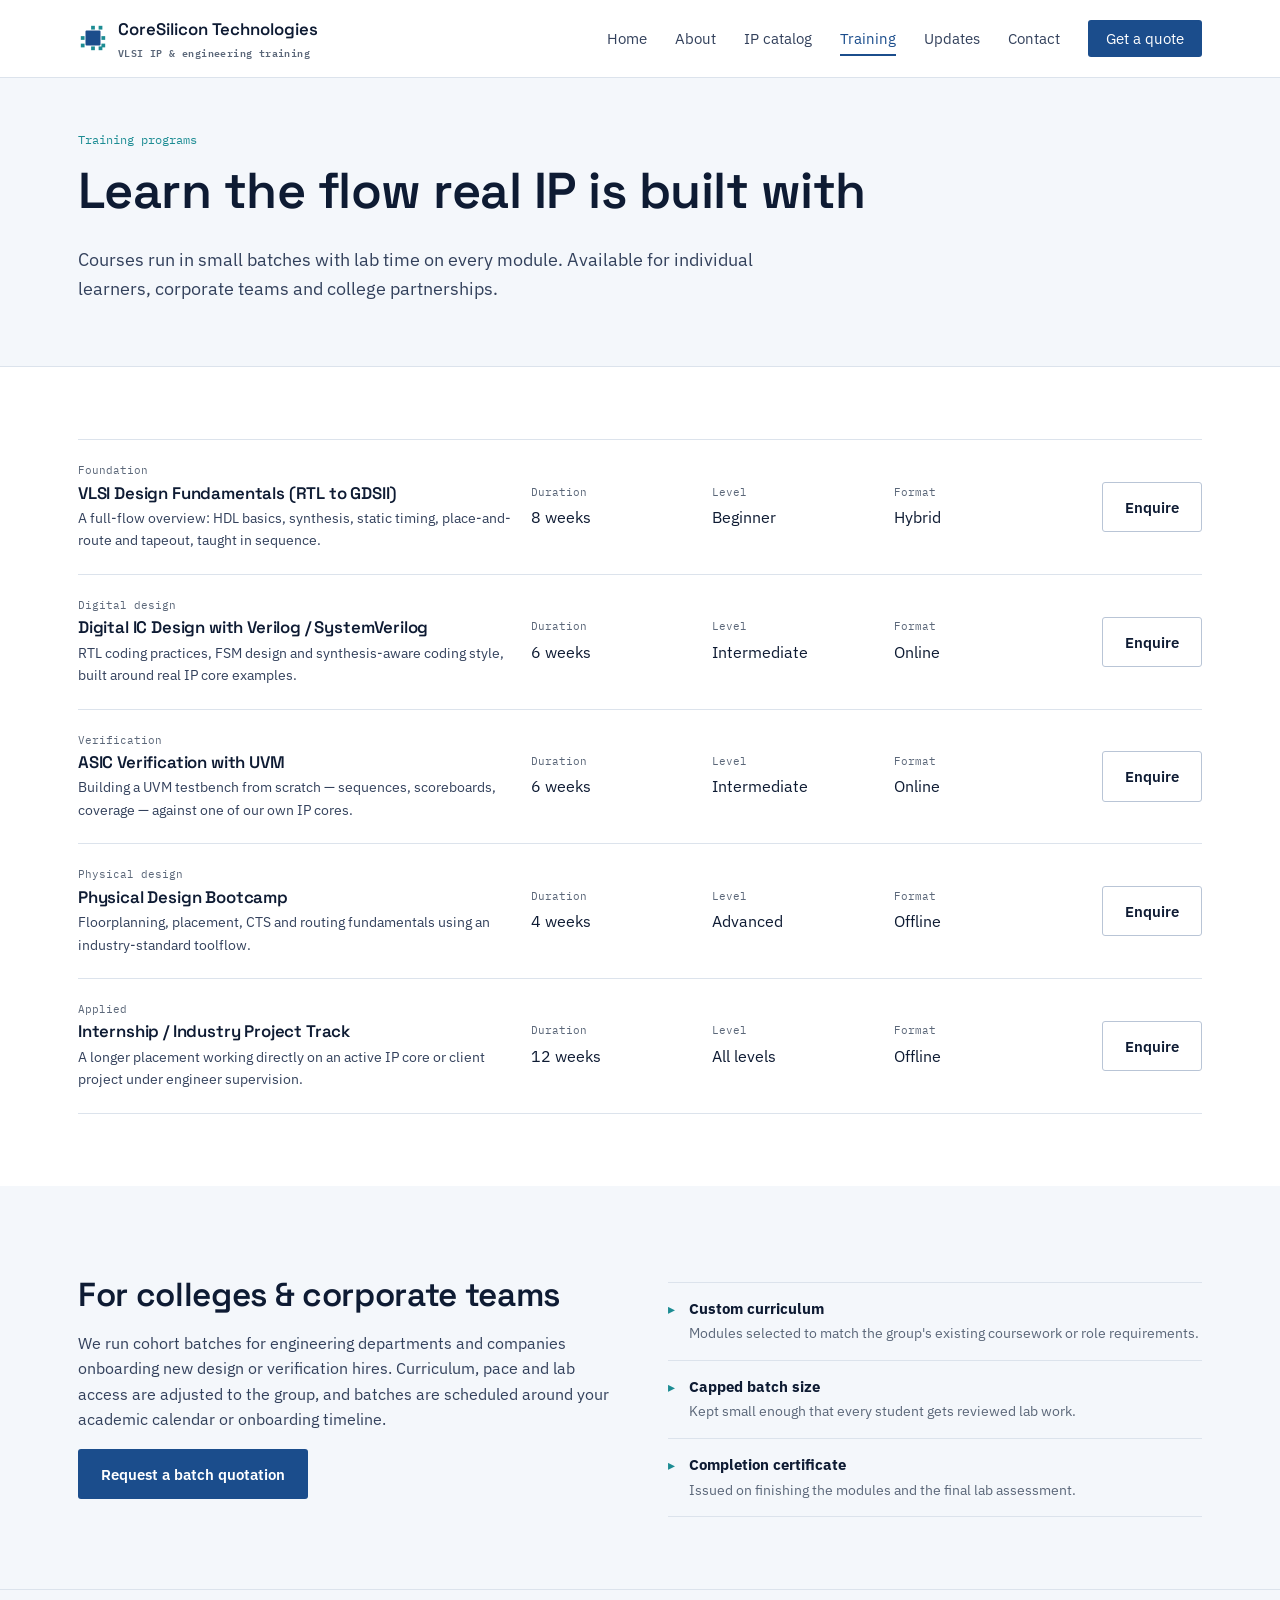
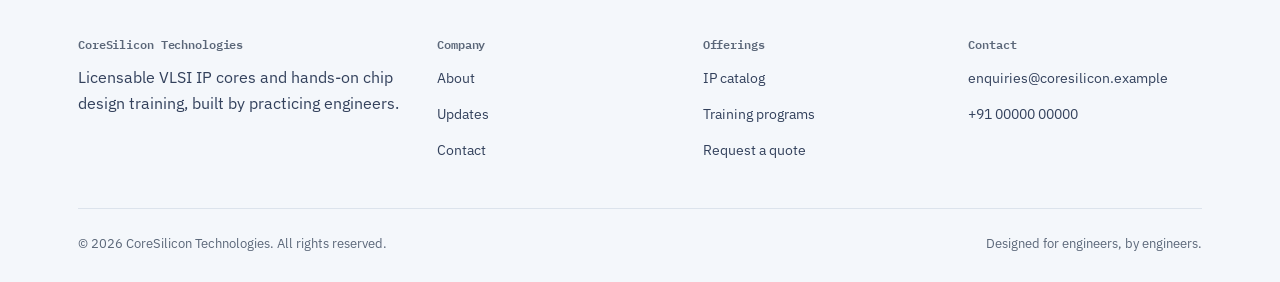
<file: training.html>
<!DOCTYPE html>
<html lang="en">
<head>
<meta charset="UTF-8">
<meta name="viewport" content="width=device-width, initial-scale=1.0">
<title>Training — CoreSilicon Technologies</title>
<meta name="description" content="Hands-on VLSI training programs from CoreSilicon Technologies, covering RTL design, verification and physical design.">
<link rel="preconnect" href="https://fonts.googleapis.com">
<link href="https://fonts.googleapis.com/css2?family=Space+Grotesk:wght@500;600;700&family=IBM+Plex+Sans:wght@400;500;600&family=IBM+Plex+Mono:wght@400;500&display=swap" rel="stylesheet">
<link rel="stylesheet" href="css/style.css">
</head>
<body>

<header class="site-header">
  <div class="nav-row">
    <a href="index.html" class="brand">
      <svg class="brand-mark" viewBox="0 0 32 32" xmlns="http://www.w3.org/2000/svg" aria-hidden="true">
        <rect x="3" y="14" width="4" height="4" fill="#1C8C93"/><rect x="3" y="22" width="4" height="4" fill="#1C8C93"/>
        <rect x="25" y="14" width="4" height="4" fill="#1C8C93"/><rect x="25" y="22" width="4" height="4" fill="#1C8C93"/>
        <rect x="14" y="3" width="4" height="4" fill="#1C8C93"/><rect x="22" y="3" width="4" height="4" fill="#1C8C93"/>
        <rect x="14" y="25" width="4" height="4" fill="#1C8C93"/><rect x="22" y="25" width="4" height="4" fill="#1C8C93"/>
        <rect x="8" y="8" width="16" height="16" rx="1" fill="#1B4D8C"/>
      </svg>
      <span>CoreSilicon Technologies<span class="brand-sub">VLSI IP &amp; engineering training</span></span>
    </a>
    <button class="nav-toggle" aria-label="Toggle navigation">
      <svg viewBox="0 0 24 24" fill="none" stroke="#0E1B33" stroke-width="2"><line x1="3" y1="6" x2="21" y2="6"/><line x1="3" y1="12" x2="21" y2="12"/><line x1="3" y1="18" x2="21" y2="18"/></svg>
    </button>
    <ul class="nav-links">
      <li><a href="index.html" data-page="index.html">Home</a></li>
      <li><a href="about.html" data-page="about.html">About</a></li>
      <li><a href="ip-catalog.html" data-page="ip-catalog.html">IP catalog</a></li>
      <li><a href="training.html" data-page="training.html">Training</a></li>
      <li><a href="updates.html" data-page="updates.html">Updates</a></li>
      <li><a href="contact.html" data-page="contact.html">Contact</a></li>
      <li><a href="quotation.html" data-page="quotation.html" class="nav-cta">Get a quote</a></li>
    </ul>
  </div>
</header>

<main>
  <section class="page-header">
    <div class="container">
      <span class="kicker">Training programs</span>
      <h1>Learn the flow real IP is built with</h1>
      <p class="lede">Courses run in small batches with lab time on every module. Available for individual learners, corporate teams and college partnerships.</p>
    </div>
  </section>

  <section class="section">
    <div class="container">
      <div class="course-list">

        <div class="course-row">
          <div>
            <span class="meta-label">Foundation</span>
            <h3>VLSI Design Fundamentals (RTL to GDSII)</h3>
            <p>A full-flow overview: HDL basics, synthesis, static timing, place-and-route and tapeout, taught in sequence.</p>
          </div>
          <div><span class="meta-label">Duration</span>8 weeks</div>
          <div><span class="meta-label">Level</span>Beginner</div>
          <div><span class="meta-label">Format</span>Hybrid</div>
          <a href="quotation.html" class="btn btn-ghost">Enquire</a>
        </div>

        <div class="course-row">
          <div>
            <span class="meta-label">Digital design</span>
            <h3>Digital IC Design with Verilog / SystemVerilog</h3>
            <p>RTL coding practices, FSM design and synthesis-aware coding style, built around real IP core examples.</p>
          </div>
          <div><span class="meta-label">Duration</span>6 weeks</div>
          <div><span class="meta-label">Level</span>Intermediate</div>
          <div><span class="meta-label">Format</span>Online</div>
          <a href="quotation.html" class="btn btn-ghost">Enquire</a>
        </div>

        <div class="course-row">
          <div>
            <span class="meta-label">Verification</span>
            <h3>ASIC Verification with UVM</h3>
            <p>Building a UVM testbench from scratch — sequences, scoreboards, coverage — against one of our own IP cores.</p>
          </div>
          <div><span class="meta-label">Duration</span>6 weeks</div>
          <div><span class="meta-label">Level</span>Intermediate</div>
          <div><span class="meta-label">Format</span>Online</div>
          <a href="quotation.html" class="btn btn-ghost">Enquire</a>
        </div>

        <div class="course-row">
          <div>
            <span class="meta-label">Physical design</span>
            <h3>Physical Design Bootcamp</h3>
            <p>Floorplanning, placement, CTS and routing fundamentals using an industry-standard toolflow.</p>
          </div>
          <div><span class="meta-label">Duration</span>4 weeks</div>
          <div><span class="meta-label">Level</span>Advanced</div>
          <div><span class="meta-label">Format</span>Offline</div>
          <a href="quotation.html" class="btn btn-ghost">Enquire</a>
        </div>

        <div class="course-row">
          <div>
            <span class="meta-label">Applied</span>
            <h3>Internship / Industry Project Track</h3>
            <p>A longer placement working directly on an active IP core or client project under engineer supervision.</p>
          </div>
          <div><span class="meta-label">Duration</span>12 weeks</div>
          <div><span class="meta-label">Level</span>All levels</div>
          <div><span class="meta-label">Format</span>Offline</div>
          <a href="quotation.html" class="btn btn-ghost">Enquire</a>
        </div>

      </div>
    </div>
  </section>

  <section class="section section-alt">
    <div class="container two-col">
      <div>
        <h2>For colleges &amp; corporate teams</h2>
        <p>We run cohort batches for engineering departments and companies onboarding new design or verification hires. Curriculum, pace and lab access are adjusted to the group, and batches are scheduled around your academic calendar or onboarding timeline.</p>
        <a href="quotation.html" class="btn btn-primary">Request a batch quotation</a>
      </div>
      <div>
        <ul class="info-list">
          <li>
            <span class="ico">▸</span>
            <div><strong>Custom curriculum</strong><span>Modules selected to match the group's existing coursework or role requirements.</span></div>
          </li>
          <li>
            <span class="ico">▸</span>
            <div><strong>Capped batch size</strong><span>Kept small enough that every student gets reviewed lab work.</span></div>
          </li>
          <li>
            <span class="ico">▸</span>
            <div><strong>Completion certificate</strong><span>Issued on finishing the modules and the final lab assessment.</span></div>
          </li>
        </ul>
      </div>
    </div>
  </section>
</main>

<footer class="site-footer">
  <div class="container">
    <div class="footer-grid">
      <div>
        <h4>CoreSilicon Technologies</h4>
        <p>Licensable VLSI IP cores and hands-on chip design training, built by practicing engineers.</p>
      </div>
      <div>
        <h4>Company</h4>
        <ul class="footer-links">
          <li><a href="about.html">About</a></li>
          <li><a href="updates.html">Updates</a></li>
          <li><a href="contact.html">Contact</a></li>
        </ul>
      </div>
      <div>
        <h4>Offerings</h4>
        <ul class="footer-links">
          <li><a href="ip-catalog.html">IP catalog</a></li>
          <li><a href="training.html">Training programs</a></li>
          <li><a href="quotation.html">Request a quote</a></li>
        </ul>
      </div>
      <div>
        <h4>Contact</h4>
        <ul class="footer-links">
          <li><a href="mailto:enquiries@coresilicon.example">enquiries@coresilicon.example</a></li>
          <li><a href="tel:+910000000000">+91 00000 00000</a></li>
        </ul>
      </div>
    </div>
    <div class="footer-bottom">
      <span>© <span id="year"></span> CoreSilicon Technologies. All rights reserved.</span>
      <span>Designed for engineers, by engineers.</span>
    </div>
  </div>
</footer>

<script src="data/updates-data.js"></script>
<script src="js/main.js"></script>
</body>
</html>
</file>
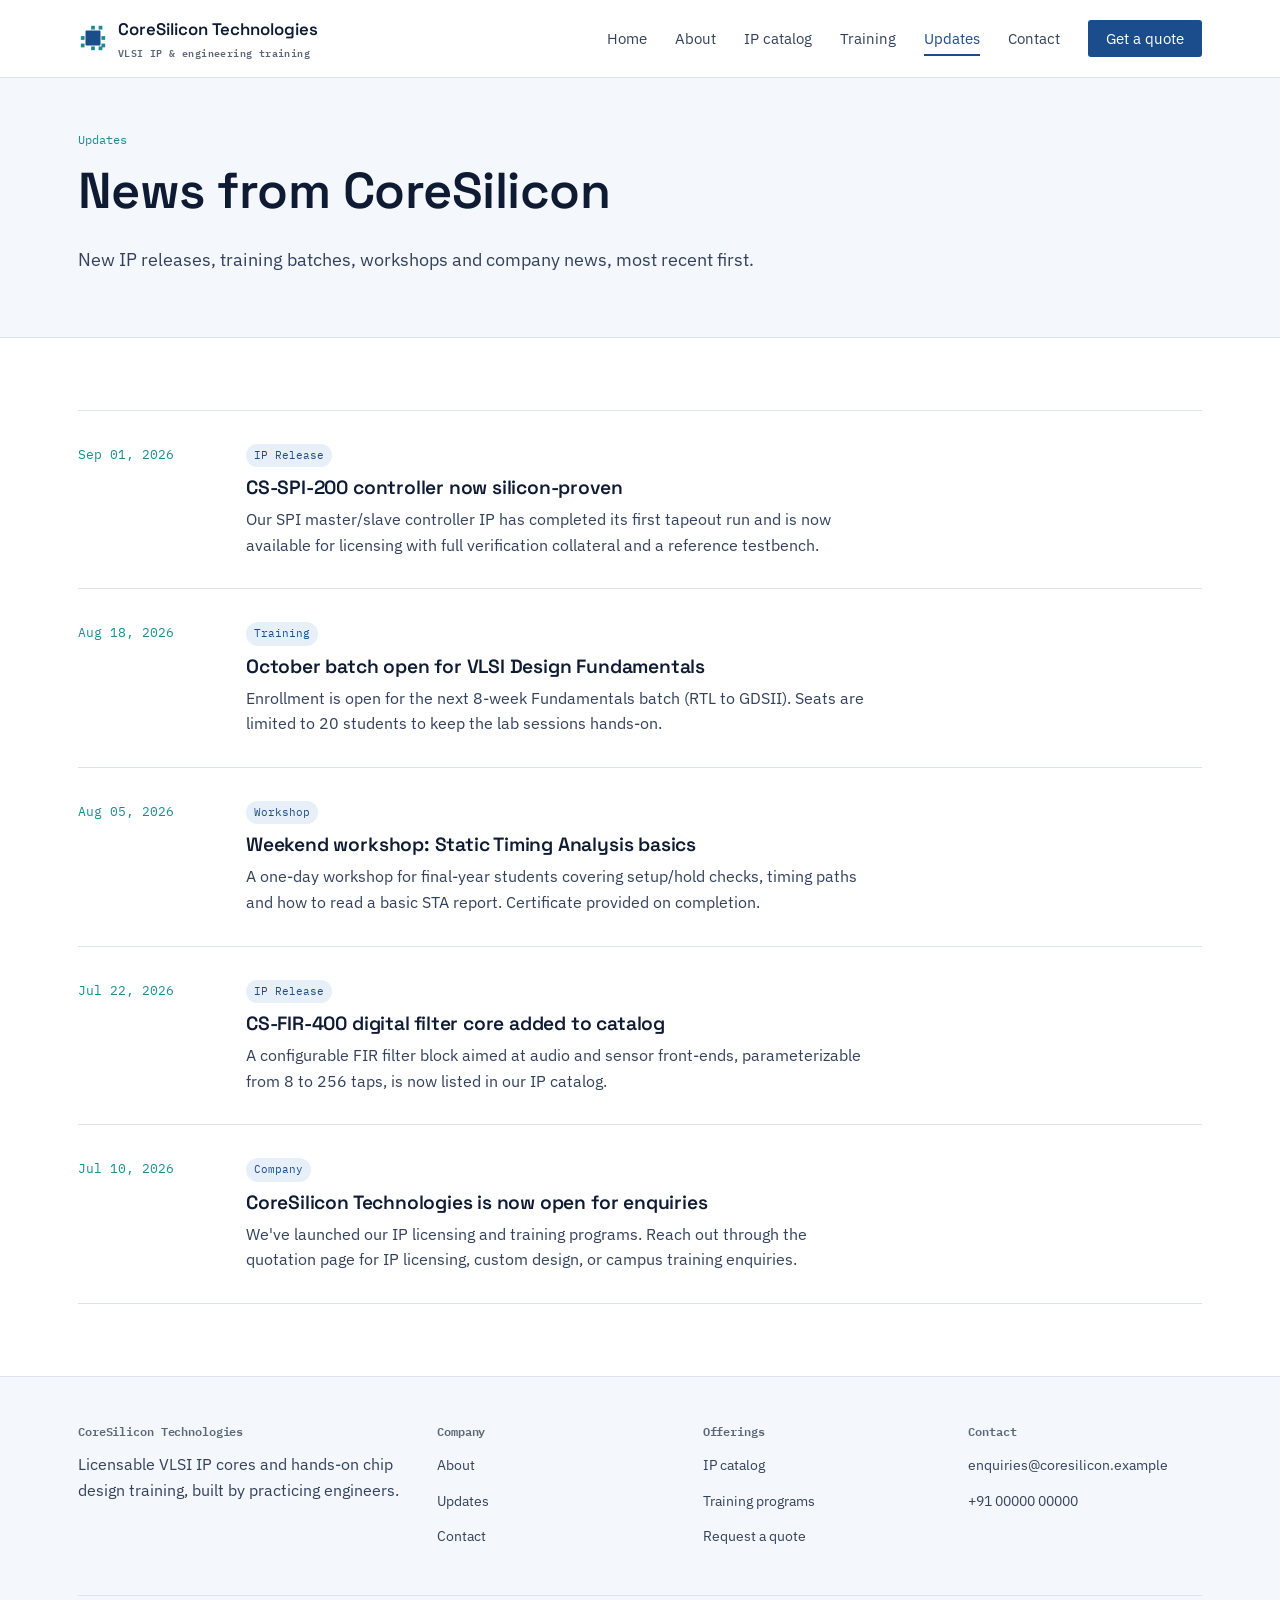
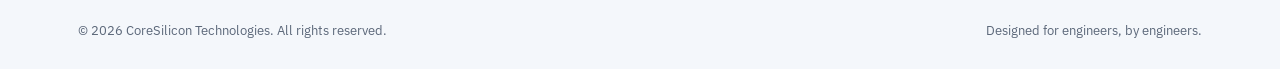
<file: updates.html>
<!DOCTYPE html>
<html lang="en">
<head>
<meta charset="UTF-8">
<meta name="viewport" content="width=device-width, initial-scale=1.0">
<title>Updates — CoreSilicon Technologies</title>
<meta name="description" content="Latest news from CoreSilicon Technologies: new IP releases, training batches and workshops.">
<link rel="preconnect" href="https://fonts.googleapis.com">
<link href="https://fonts.googleapis.com/css2?family=Space+Grotesk:wght@500;600;700&family=IBM+Plex+Sans:wght@400;500;600&family=IBM+Plex+Mono:wght@400;500&display=swap" rel="stylesheet">
<link rel="stylesheet" href="css/style.css">
</head>
<body>

<header class="site-header">
  <div class="nav-row">
    <a href="index.html" class="brand">
      <svg class="brand-mark" viewBox="0 0 32 32" xmlns="http://www.w3.org/2000/svg" aria-hidden="true">
        <rect x="3" y="14" width="4" height="4" fill="#1C8C93"/><rect x="3" y="22" width="4" height="4" fill="#1C8C93"/>
        <rect x="25" y="14" width="4" height="4" fill="#1C8C93"/><rect x="25" y="22" width="4" height="4" fill="#1C8C93"/>
        <rect x="14" y="3" width="4" height="4" fill="#1C8C93"/><rect x="22" y="3" width="4" height="4" fill="#1C8C93"/>
        <rect x="14" y="25" width="4" height="4" fill="#1C8C93"/><rect x="22" y="25" width="4" height="4" fill="#1C8C93"/>
        <rect x="8" y="8" width="16" height="16" rx="1" fill="#1B4D8C"/>
      </svg>
      <span>CoreSilicon Technologies<span class="brand-sub">VLSI IP &amp; engineering training</span></span>
    </a>
    <button class="nav-toggle" aria-label="Toggle navigation">
      <svg viewBox="0 0 24 24" fill="none" stroke="#0E1B33" stroke-width="2"><line x1="3" y1="6" x2="21" y2="6"/><line x1="3" y1="12" x2="21" y2="12"/><line x1="3" y1="18" x2="21" y2="18"/></svg>
    </button>
    <ul class="nav-links">
      <li><a href="index.html" data-page="index.html">Home</a></li>
      <li><a href="about.html" data-page="about.html">About</a></li>
      <li><a href="ip-catalog.html" data-page="ip-catalog.html">IP catalog</a></li>
      <li><a href="training.html" data-page="training.html">Training</a></li>
      <li><a href="updates.html" data-page="updates.html">Updates</a></li>
      <li><a href="contact.html" data-page="contact.html">Contact</a></li>
      <li><a href="quotation.html" data-page="quotation.html" class="nav-cta">Get a quote</a></li>
    </ul>
  </div>
</header>

<main>
  <section class="page-header">
    <div class="container">
      <span class="kicker">Updates</span>
      <h1>News from CoreSilicon</h1>
      <p class="lede">New IP releases, training batches, workshops and company news, most recent first.</p>
    </div>
  </section>

  <section class="section">
    <div class="container">
      <div class="timeline" id="updates-list"></div>
      <p id="updates-empty">No updates published yet — check back soon.</p>
    </div>
  </section>
</main>

<footer class="site-footer">
  <div class="container">
    <div class="footer-grid">
      <div>
        <h4>CoreSilicon Technologies</h4>
        <p>Licensable VLSI IP cores and hands-on chip design training, built by practicing engineers.</p>
      </div>
      <div>
        <h4>Company</h4>
        <ul class="footer-links">
          <li><a href="about.html">About</a></li>
          <li><a href="updates.html">Updates</a></li>
          <li><a href="contact.html">Contact</a></li>
        </ul>
      </div>
      <div>
        <h4>Offerings</h4>
        <ul class="footer-links">
          <li><a href="ip-catalog.html">IP catalog</a></li>
          <li><a href="training.html">Training programs</a></li>
          <li><a href="quotation.html">Request a quote</a></li>
        </ul>
      </div>
      <div>
        <h4>Contact</h4>
        <ul class="footer-links">
          <li><a href="mailto:enquiries@coresilicon.example">enquiries@coresilicon.example</a></li>
          <li><a href="tel:+910000000000">+91 00000 00000</a></li>
        </ul>
      </div>
    </div>
    <div class="footer-bottom">
      <span>© <span id="year"></span> CoreSilicon Technologies. All rights reserved.</span>
      <span>Designed for engineers, by engineers.</span>
    </div>
  </div>
</footer>

<script src="data/updates-data.js"></script>
<script src="js/main.js"></script>
</body>
</html>
</file>
<file: css/style.css>
/* =========================================================
   CoreSilicon Technologies — Design System
   Palette: engineering blue on white, hairline structure
   Type: Space Grotesk (display) / IBM Plex Sans (body) / IBM Plex Mono (data)
   ========================================================= */

:root{
  --bg:            #FFFFFF;
  --bg-soft:       #F4F7FB;
  --bg-panel:      #EEF3F9;
  --ink:           #0E1B33;
  --ink-soft:      #33415C;
  --text-secondary:#5B6779;
  --primary:       #1B4D8C;
  --primary-dark:  #123761;
  --primary-tint:  #E7EFF8;
  --accent:        #1C8C93;
  --accent-tint:   #E4F4F4;
  --line:          #DCE3EC;
  --line-strong:   #B9C5D6;
  --ok:            #1E8E5A;
  --warn:          #B9791A;

  --font-display: "Space Grotesk", "IBM Plex Sans", sans-serif;
  --font-body:    "IBM Plex Sans", sans-serif;
  --font-mono:    "IBM Plex Mono", monospace;

  --maxw: 1180px;
  --radius: 3px;
}

*, *::before, *::after{ box-sizing: border-box; }
html{ scroll-behavior: smooth; }
body{
  margin:0;
  background: var(--bg);
  color: var(--ink);
  font-family: var(--font-body);
  font-size: 16px;
  line-height: 1.6;
  -webkit-font-smoothing: antialiased;
}

img{ max-width:100%; display:block; }
a{ color: var(--primary); text-decoration:none; }
a:hover{ text-decoration: underline; }

h1,h2,h3,h4{
  font-family: var(--font-display);
  color: var(--ink);
  line-height: 1.15;
  margin: 0 0 0.5em 0;
  font-weight: 600;
  letter-spacing: -0.01em;
}
h1{ font-size: clamp(2.1rem, 4vw, 3.15rem); }
h2{ font-size: clamp(1.5rem, 2.6vw, 2.1rem); }
h3{ font-size: 1.2rem; }
p{ margin: 0 0 1em 0; color: var(--ink-soft); max-width: 62ch; }
.lede{ font-size: 1.15rem; color: var(--ink-soft); }

.container{
  max-width: var(--maxw);
  margin: 0 auto;
  padding: 0 28px;
}

.mono{ font-family: var(--font-mono); }

/* focus visibility */
a:focus-visible, button:focus-visible, input:focus-visible,
textarea:focus-visible, select:focus-visible{
  outline: 2px solid var(--accent);
  outline-offset: 2px;
}

/* ---------------- Header / Nav ---------------- */
.site-header{
  border-bottom: 1px solid var(--line);
  background: rgba(255,255,255,0.92);
  backdrop-filter: saturate(140%) blur(6px);
  position: sticky;
  top: 0;
  z-index: 50;
}
.nav-row{
  display:flex;
  align-items:center;
  justify-content:space-between;
  padding: 16px 28px;
  max-width: var(--maxw);
  margin: 0 auto;
}
.brand{
  display:flex;
  align-items:center;
  gap:10px;
  color: var(--ink);
  font-family: var(--font-display);
  font-weight: 600;
  font-size: 1.05rem;
}
.brand:hover{ text-decoration:none; }
.brand-mark{
  width: 30px; height: 30px;
  flex-shrink:0;
}
.brand-sub{
  display:block;
  font-family: var(--font-mono);
  font-size: 0.62rem;
  color: var(--text-secondary);
  letter-spacing: 0.04em;
  margin-top: 2px;
}

.nav-links{
  display:flex;
  align-items:center;
  gap: 28px;
  list-style:none;
  margin:0; padding:0;
}
.nav-links a{
  color: var(--ink-soft);
  font-size: 0.94rem;
  padding: 6px 0;
  border-bottom: 2px solid transparent;
}
.nav-links a:hover{ color: var(--primary); text-decoration:none; }
.nav-links a.active{
  color: var(--primary);
  border-bottom-color: var(--primary);
}
.nav-cta{
  background: var(--primary);
  color: #fff !important;
  padding: 9px 18px !important;
  border-radius: var(--radius);
  border-bottom: none !important;
}
.nav-cta:hover{ background: var(--primary-dark); text-decoration:none; }

.nav-toggle{
  display:none;
  background:none; border:1px solid var(--line-strong); border-radius: var(--radius);
  width:40px; height:36px; cursor:pointer;
  align-items:center; justify-content:center;
}
.nav-toggle svg{ width:18px; height:18px; }

/* ---------------- Buttons ---------------- */
.btn{
  display:inline-flex;
  align-items:center;
  gap:8px;
  font-family: var(--font-body);
  font-weight: 600;
  font-size: 0.95rem;
  padding: 12px 22px;
  border-radius: var(--radius);
  border: 1px solid transparent;
  cursor:pointer;
  transition: background .15s ease, border-color .15s ease, color .15s ease;
}
.btn:hover{ text-decoration:none; }
.btn-primary{ background: var(--primary); color:#fff; }
.btn-primary:hover{ background: var(--primary-dark); }
.btn-ghost{ background: transparent; color: var(--ink); border-color: var(--line-strong); }
.btn-ghost:hover{ border-color: var(--primary); color: var(--primary); }
.btn-block{ width:100%; justify-content:center; }

/* ---------------- Hero ---------------- */
.hero{
  padding: 72px 0 64px;
  border-bottom: 1px solid var(--line);
  background:
    linear-gradient(180deg, var(--bg-soft) 0%, #fff 100%);
}
.hero-grid{
  display:grid;
  grid-template-columns: 1.05fr 0.95fr;
  gap: 48px;
  align-items:center;
}
.eyebrow-line{
  display:flex;
  align-items:center;
  gap:10px;
  font-family: var(--font-mono);
  font-size: 0.78rem;
  color: var(--accent);
  margin-bottom: 18px;
}
.eyebrow-line .rule{ width:26px; height:1px; background: var(--accent); display:inline-block; }
.hero-actions{ display:flex; gap:14px; margin-top: 28px; flex-wrap:wrap; }
.hero-stats{
  display:flex;
  gap: 32px;
  margin-top: 40px;
  padding-top: 24px;
  border-top: 1px solid var(--line);
  flex-wrap:wrap;
}
.stat .num{
  font-family: var(--font-mono);
  font-size: 1.5rem;
  color: var(--primary);
  display:block;
}
.stat .label{ font-size: 0.82rem; color: var(--text-secondary); }
.hero-visual{ width:100%; }
.hero-visual svg{ width:100%; height:auto; }

/* ---------------- Section scaffolding ---------------- */
.section{ padding: 72px 0; }
.section-alt{ background: var(--bg-soft); }
.section-head{
  display:flex;
  justify-content:space-between;
  align-items:flex-end;
  gap: 24px;
  margin-bottom: 36px;
  flex-wrap:wrap;
}
.section-head .kicker{
  font-family: var(--font-mono);
  font-size: 0.78rem;
  color: var(--accent);
  display:block;
  margin-bottom: 10px;
}
.section-head p{ margin:0; }

/* ---------------- Grid blocks (floorplan-inspired) ---------------- */
.block-grid{
  display:grid;
  grid-template-columns: repeat(3, 1fr);
  gap: 1px;
  background: var(--line);
  border: 1px solid var(--line);
}
.block{
  background: #fff;
  padding: 28px;
}
.block .tag{
  font-family: var(--font-mono);
  font-size: 0.72rem;
  color: var(--accent);
  display:block;
  margin-bottom: 12px;
}
.block h3{ margin-bottom: 8px; }
.block p{ font-size: 0.95rem; margin-bottom:0; }

/* ---------------- IP Catalog table ---------------- */
.ip-table-wrap{
  border: 1px solid var(--line);
  overflow-x:auto;
}
table.ip-table{
  width:100%;
  border-collapse: collapse;
  min-width: 720px;
}
.ip-table th, .ip-table td{
  text-align:left;
  padding: 14px 18px;
  border-bottom: 1px solid var(--line);
  font-size: 0.92rem;
  vertical-align: top;
}
.ip-table th{
  font-family: var(--font-mono);
  font-size: 0.72rem;
  letter-spacing: 0.03em;
  color: var(--text-secondary);
  background: var(--bg-soft);
  border-bottom: 1px solid var(--line-strong);
}
.ip-table tr:last-child td{ border-bottom:none; }
.ip-code{
  font-family: var(--font-mono);
  color: var(--primary-dark);
  font-size: 0.88rem;
}
.status-pill{
  display:inline-block;
  padding: 3px 9px;
  border-radius: 100px;
  font-family: var(--font-mono);
  font-size: 0.68rem;
  white-space:nowrap;
}
.status-proven{ background: #E4F4EC; color: var(--ok); }
.status-progress{ background: #FBF0DE; color: var(--warn); }
.status-planned{ background: var(--bg-panel); color: var(--text-secondary); }

.catalog-note{
  margin-top: 18px;
  font-size: 0.88rem;
  color: var(--text-secondary);
}

/* ---------------- Training course list ---------------- */
.course-list{ display:flex; flex-direction:column; border-top: 1px solid var(--line); }
.course-row{
  display:grid;
  grid-template-columns: 1.6fr 0.6fr 0.6fr 0.7fr auto;
  gap: 18px;
  align-items:center;
  padding: 22px 0;
  border-bottom: 1px solid var(--line);
}
.course-row .meta-label{
  display:block;
  font-family: var(--font-mono);
  font-size: 0.68rem;
  color: var(--text-secondary);
  margin-bottom: 4px;
}
.course-row h3{ margin-bottom: 4px; font-size: 1.05rem; }
.course-row p{ margin:0; font-size: 0.88rem; }

/* ---------------- Updates / timeline ---------------- */
.timeline{ border-top: 1px solid var(--line); }
.update-item{
  display:grid;
  grid-template-columns: 140px 1fr;
  gap: 28px;
  padding: 30px 0;
  border-bottom: 1px solid var(--line);
}
.update-date{
  font-family: var(--font-mono);
  font-size: 0.82rem;
  color: var(--accent);
  padding-top: 3px;
}
.update-tag{
  display:inline-block;
  margin-bottom:10px;
  font-family: var(--font-mono);
  font-size: 0.68rem;
  color: var(--primary);
  background: var(--primary-tint);
  padding: 3px 8px;
  border-radius: 100px;
}
.update-item h3{ margin-bottom: 8px; }
.update-item p{ margin-bottom: 0; }
#updates-empty{ display:none; padding: 40px 0; color: var(--text-secondary); }

/* ---------------- Forms ---------------- */
.form-shell{
  display:grid;
  grid-template-columns: 1fr 1fr;
  gap: 56px;
  align-items:start;
}
.form-panel{
  border: 1px solid var(--line);
  padding: 36px;
  background: #fff;
}
.field{ margin-bottom: 20px; }
.field label{
  display:block;
  font-size: 0.85rem;
  font-weight:600;
  color: var(--ink);
  margin-bottom: 6px;
}
.field .hint{ font-size: 0.78rem; color: var(--text-secondary); margin-top:4px; }
.field input,
.field select,
.field textarea{
  width:100%;
  font-family: var(--font-body);
  font-size: 0.95rem;
  padding: 11px 13px;
  border: 1px solid var(--line-strong);
  border-radius: var(--radius);
  background: #fff;
  color: var(--ink);
}
.field textarea{ min-height: 120px; resize: vertical; }
.field-row{ display:grid; grid-template-columns: 1fr 1fr; gap: 16px; }
.form-note{
  font-size: 0.82rem;
  color: var(--text-secondary);
  margin-top: 16px;
}
#form-status{
  margin-top: 16px;
  font-size: 0.9rem;
  display:none;
  padding: 12px 14px;
  border-radius: var(--radius);
}
#form-status.ok{ display:block; background:#E4F4EC; color: var(--ok); }
#form-status.err{ display:block; background:#FDEAEA; color:#B23A3A; }

.side-info h3{ margin-top:0; }
.info-list{ list-style:none; margin:24px 0 0; padding:0; }
.info-list li{
  padding: 14px 0;
  border-top: 1px solid var(--line);
  display:flex;
  gap:14px;
}
.info-list li:last-child{ border-bottom: 1px solid var(--line); }
.info-list .ico{ color: var(--accent); flex-shrink:0; margin-top:2px; }
.info-list strong{ display:block; font-size:0.92rem; }
.info-list span{ font-size: 0.85rem; color: var(--text-secondary); }

/* ---------------- About / values ---------------- */
.two-col{
  display:grid;
  grid-template-columns: 1fr 1fr;
  gap: 56px;
  align-items:center;
}
.value-list{ list-style:none; margin:0; padding:0; }
.value-list li{
  padding: 20px 0;
  border-top: 1px solid var(--line);
  display:grid;
  grid-template-columns: 60px 1fr;
  gap: 18px;
}
.value-list li:last-child{ border-bottom: 1px solid var(--line); }
.value-list .num{
  font-family: var(--font-mono);
  color: var(--accent);
  font-size: 0.95rem;
}
.value-list h3{ margin-bottom:4px; font-size: 1rem; }
.value-list p{ margin:0; font-size: 0.92rem; }

/* ---------------- CTA band ---------------- */
.cta-band{
  background: var(--primary-dark);
  color: #fff;
  padding: 56px 0;
}
.cta-band h2{ color:#fff; }
.cta-band p{ color: #C9D7EA; }
.cta-row{
  display:flex;
  justify-content:space-between;
  align-items:center;
  gap: 24px;
  flex-wrap:wrap;
}
.cta-band .btn-ghost{ color:#fff; border-color: rgba(255,255,255,0.35); }
.cta-band .btn-ghost:hover{ border-color:#fff; color:#fff; }

/* ---------------- Footer ---------------- */
.site-footer{
  border-top: 1px solid var(--line);
  padding: 48px 0 28px;
  background: var(--bg-soft);
}
.footer-grid{
  display:grid;
  grid-template-columns: 1.4fr 1fr 1fr 1fr;
  gap: 32px;
  margin-bottom: 36px;
}
.footer-grid h4{
  font-family: var(--font-mono);
  font-size: 0.72rem;
  color: var(--text-secondary);
  margin-bottom: 14px;
  font-weight:600;
}
.footer-links{ list-style:none; margin:0; padding:0; }
.footer-links li{ margin-bottom: 10px; }
.footer-links a{ color: var(--ink-soft); font-size: 0.9rem; }
.footer-links a:hover{ color: var(--primary); }
.footer-bottom{
  display:flex;
  justify-content:space-between;
  padding-top: 24px;
  border-top: 1px solid var(--line);
  font-size: 0.82rem;
  color: var(--text-secondary);
  flex-wrap:wrap;
  gap: 10px;
}

/* ---------------- Page header (inner pages) ---------------- */
.page-header{
  padding: 52px 0 44px;
  border-bottom: 1px solid var(--line);
  background: var(--bg-soft);
}
.page-header .kicker{
  font-family: var(--font-mono);
  font-size: 0.78rem;
  color: var(--accent);
  display:block;
  margin-bottom: 12px;
}
.breadcrumb{
  font-family: var(--font-mono);
  font-size: 0.75rem;
  color: var(--text-secondary);
  margin-bottom: 14px;
}
.breadcrumb a{ color: var(--text-secondary); }

/* ---------------- Responsive ---------------- */
@media (max-width: 900px){
  .hero-grid{ grid-template-columns: 1fr; }
  .hero-visual{ order:-1; max-width: 420px; margin: 0 auto; }
  .block-grid{ grid-template-columns: 1fr; }
  .form-shell{ grid-template-columns: 1fr; }
  .two-col{ grid-template-columns: 1fr; }
  .footer-grid{ grid-template-columns: 1fr 1fr; }
  .course-row{
    grid-template-columns: 1fr 1fr;
    row-gap: 6px;
  }
  .course-row .btn{ grid-column: 1 / -1; margin-top:8px; }
}
@media (max-width: 720px){
  .nav-links{
    position:absolute;
    top: 100%; left:0; right:0;
    background:#fff;
    border-bottom: 1px solid var(--line);
    flex-direction:column;
    align-items:flex-start;
    padding: 18px 28px;
    gap: 14px;
    display:none;
  }
  .nav-links.open{ display:flex; }
  .nav-toggle{ display:flex; }
  .update-item{ grid-template-columns: 1fr; gap:6px; }
  .field-row{ grid-template-columns: 1fr; }
  .cta-row{ flex-direction:column; align-items:flex-start; }
  .footer-grid{ grid-template-columns: 1fr; }
}
</file>
